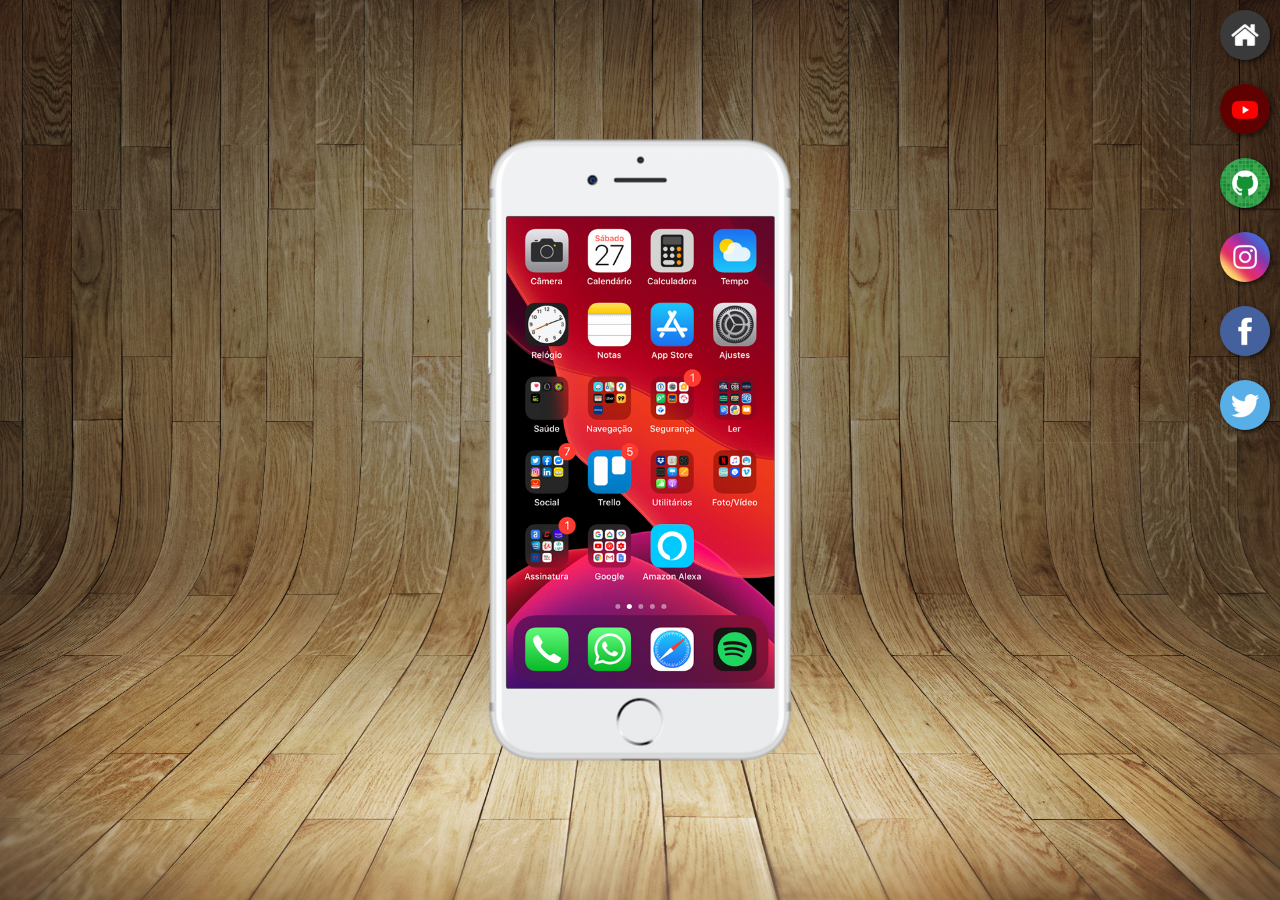
<file: index.html>
<!DOCTYPE html>
<html lang="pt-br">
<head>
    <meta charset="UTF-8">
    <meta http-equiv="X-UA-Compatible" content="IE=edge">
    <meta name="viewport" content="width=device-width, initial-scale=1.0">
    <title>Projeto Iframe</title>
    <link rel="shortcut icon" href="favicon.ico" type="image/x-icon">
    <link rel="stylesheet" href="estilos/style.css">
</head>
<body>
    <main>
        <section id="telefone">
            <iframe src="home.html" frameborder="0" name="tela" id="tela">
                Seu navegador não é compatível com isso.
            </iframe>
           
        </section>

        <section id="redes-sociais"><!--icones ao lado da tela-->
            <a href="#" target="tela"><img src="imagens/logo-home.jpg" alt=""></a>
            <a href="youtube.html" target="tela"><img src="imagens/logo-youtube.jpg" alt=""></a>
            <a href="git.html" target="tela"><img src="imagens/logo-github.jpg" alt=""></a>
            <a href="instagram.html" target="tela"><img src="imagens/logo-instagram.jpg" alt=""></a>
            <a href="facebook.html" target="tela"><img src="imagens/logo-facebook.jpg" alt=""></a>
            <a href="twitter.html" target="tela"><img src="imagens/logo-twitter.jpg" alt=""></a>
        </section>
    </main>
</body>
</html>
</file>
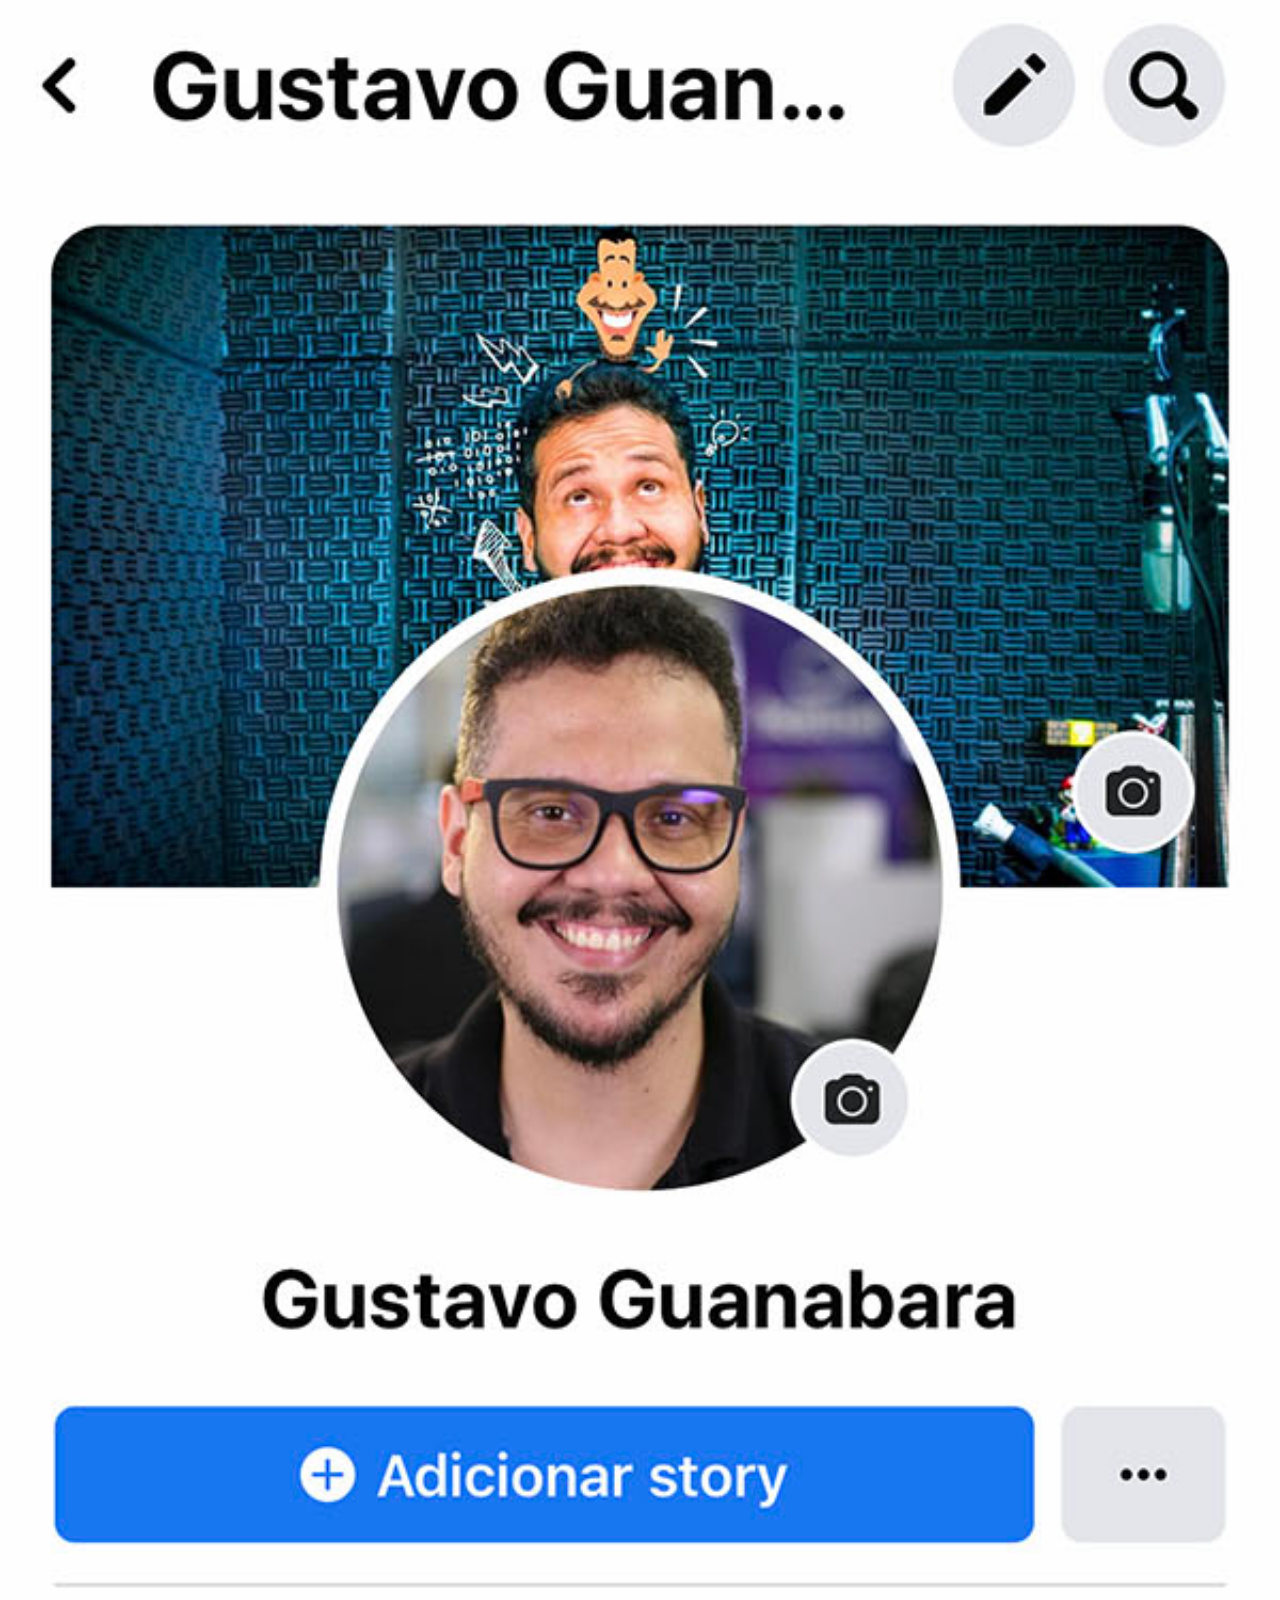
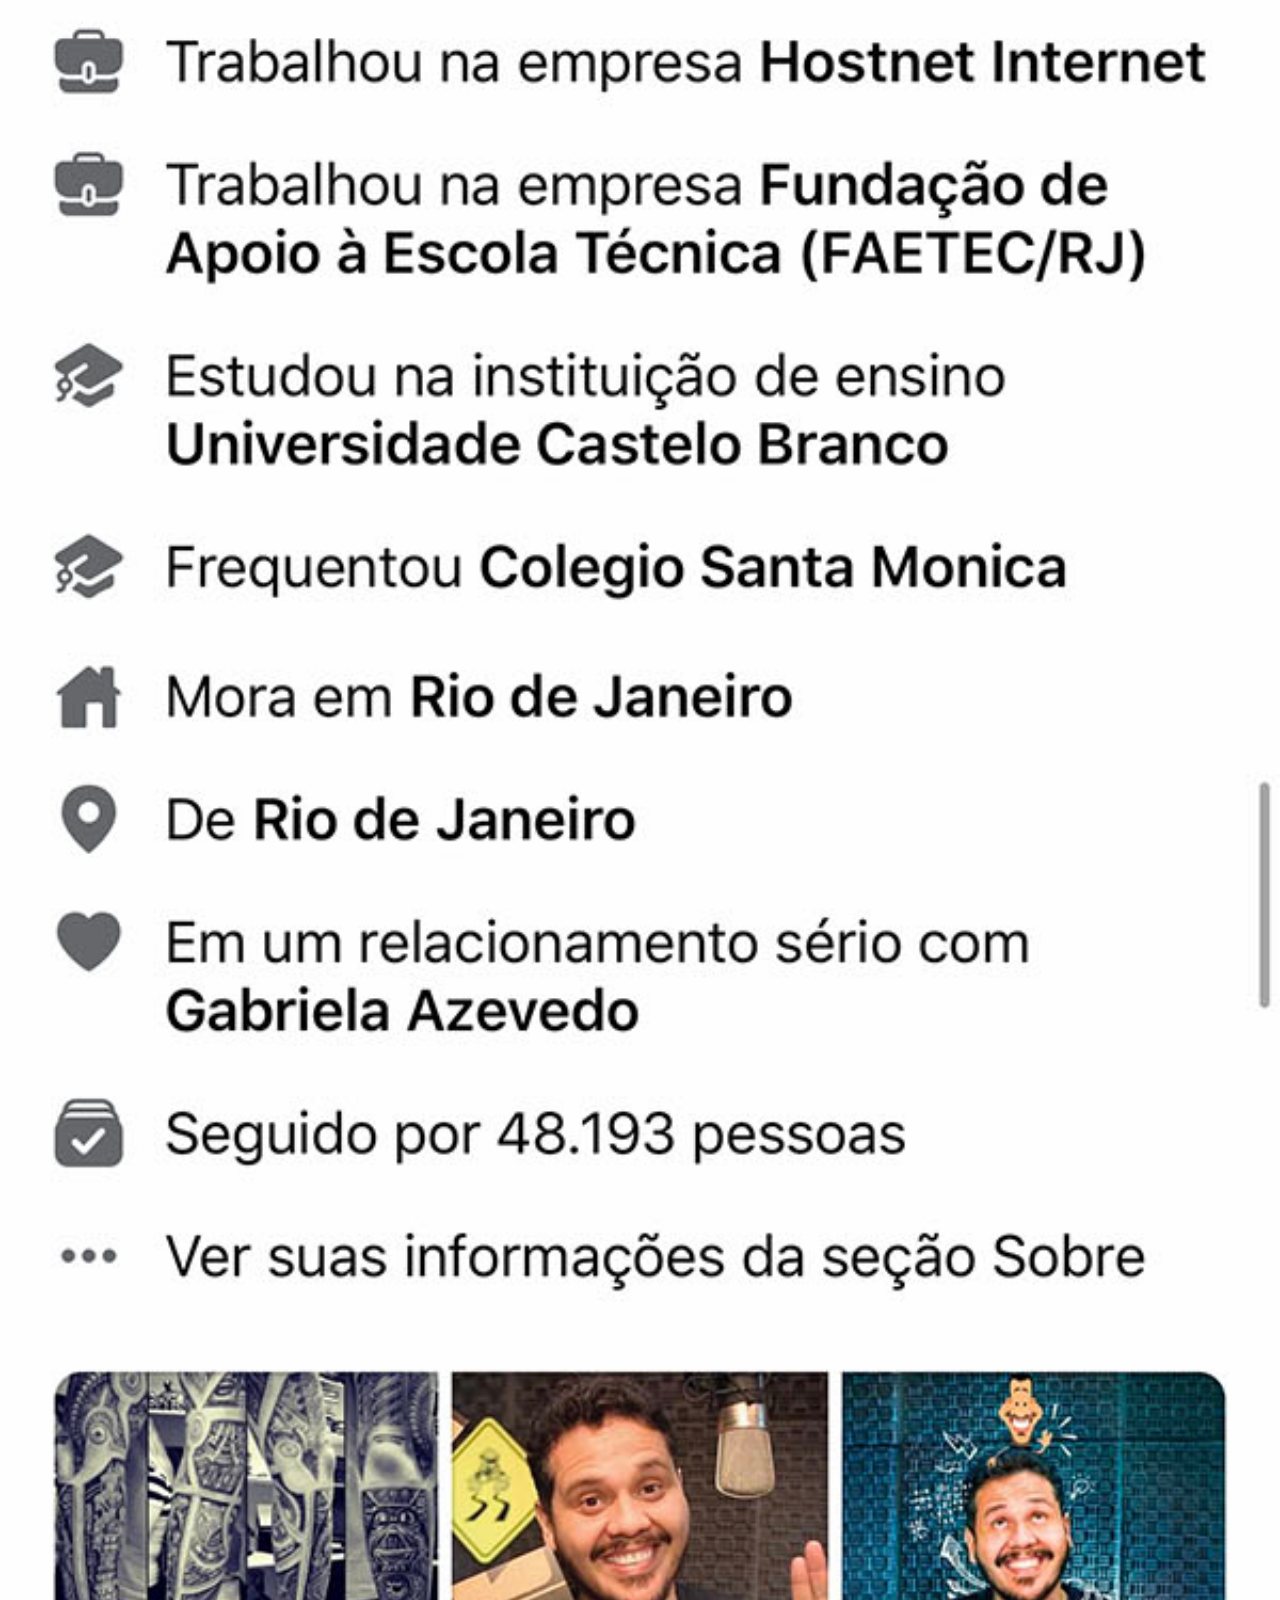
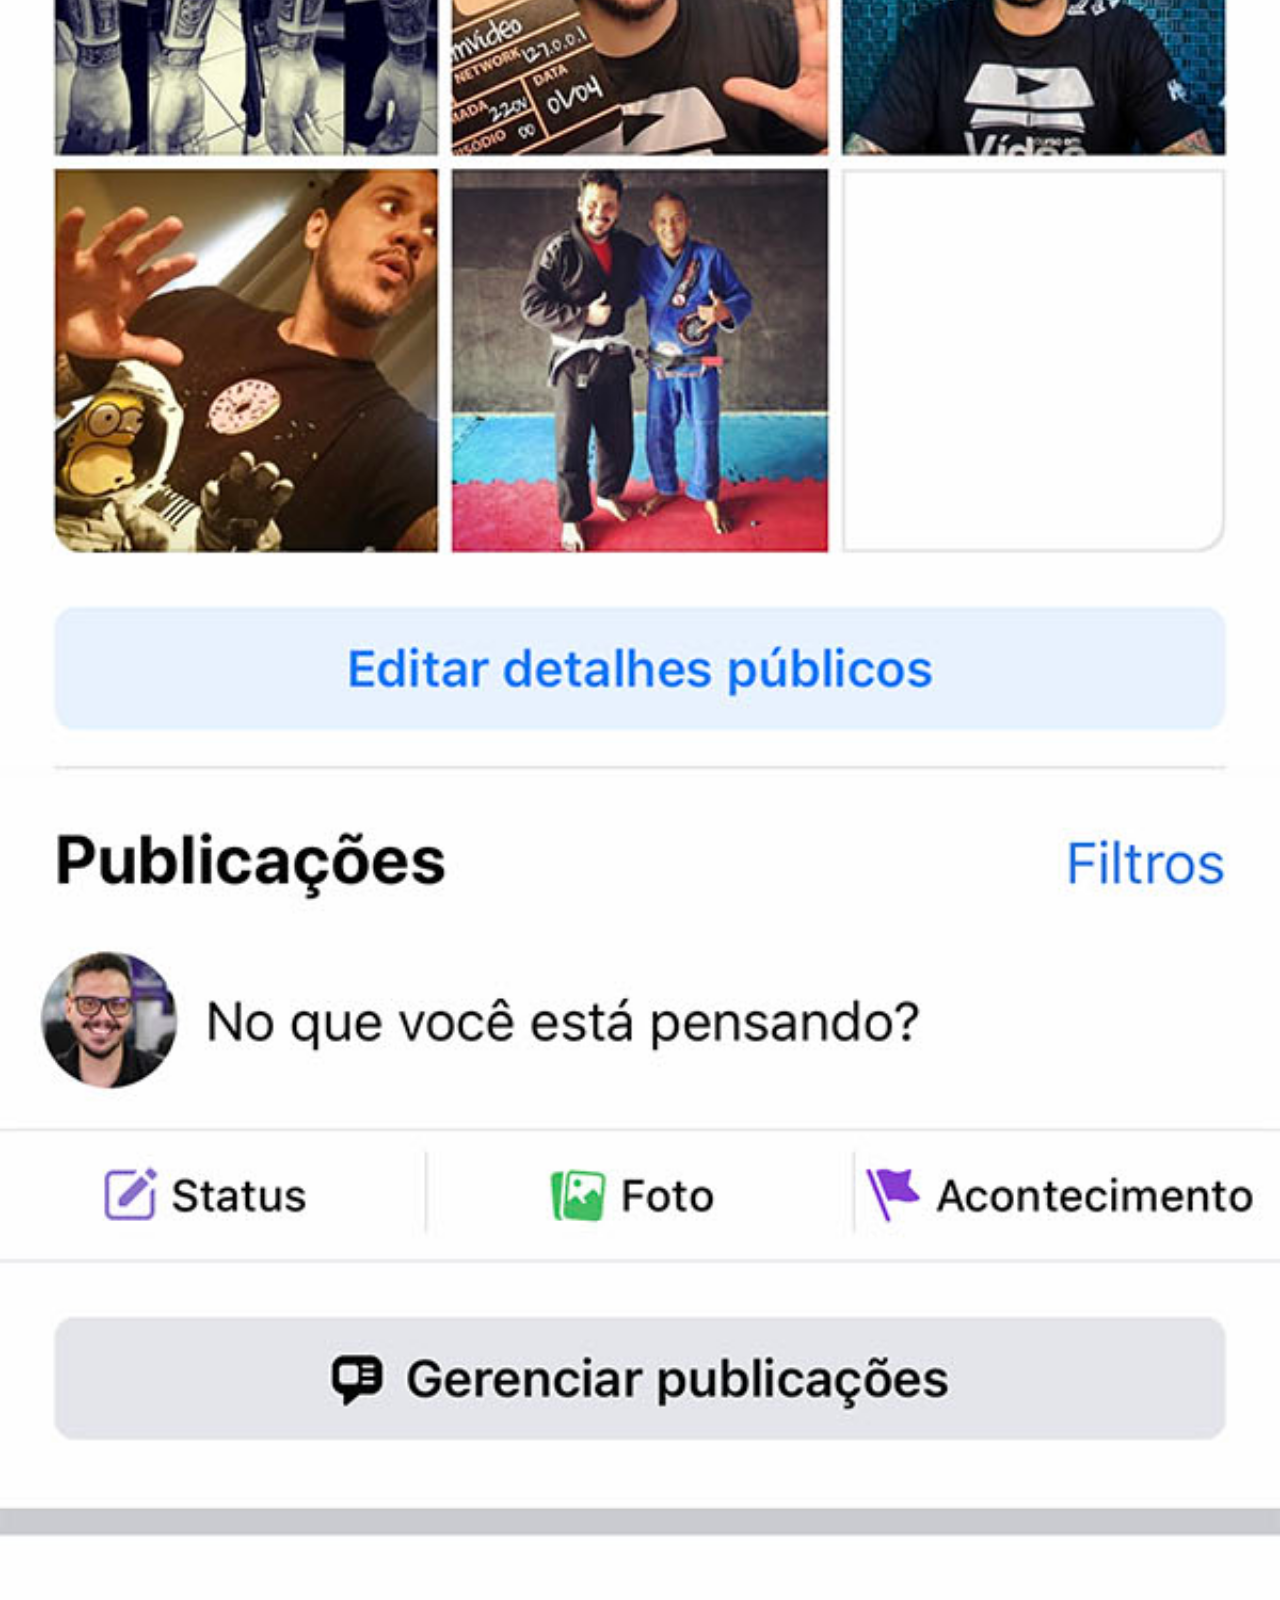
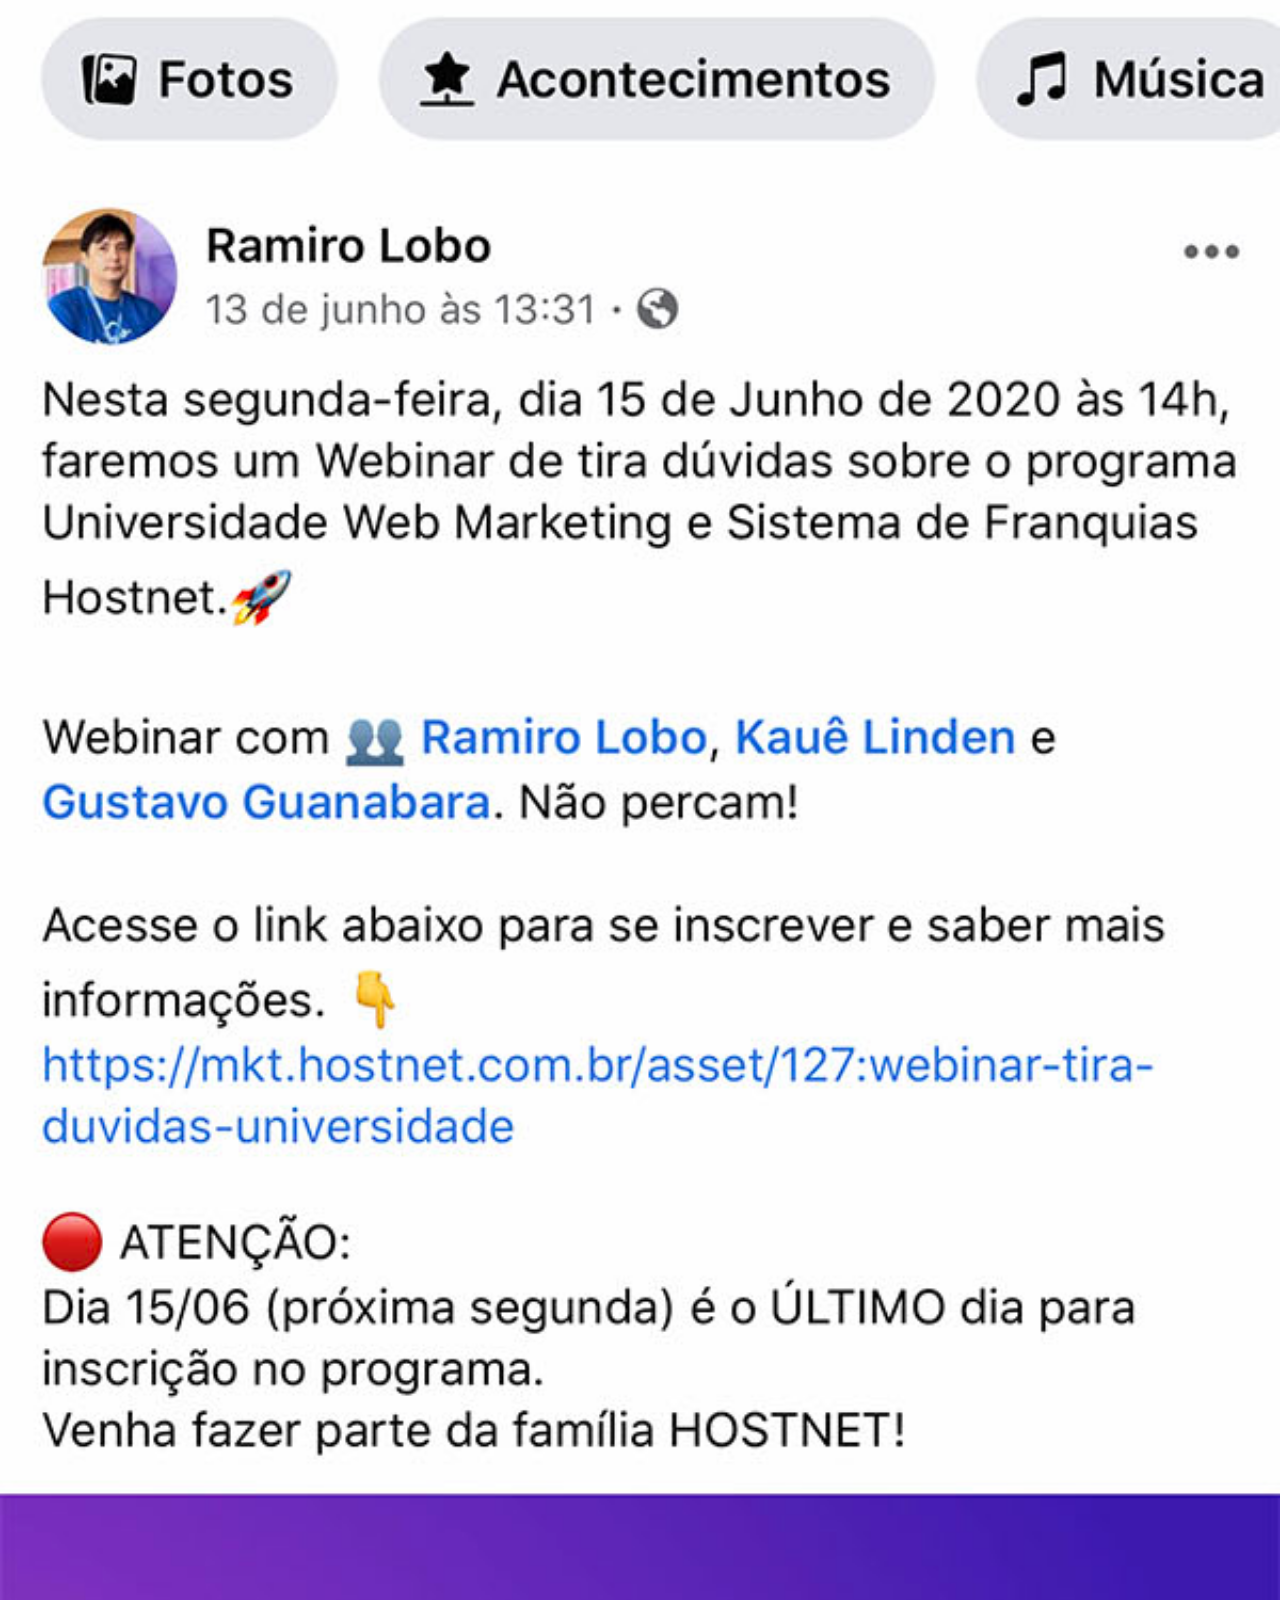
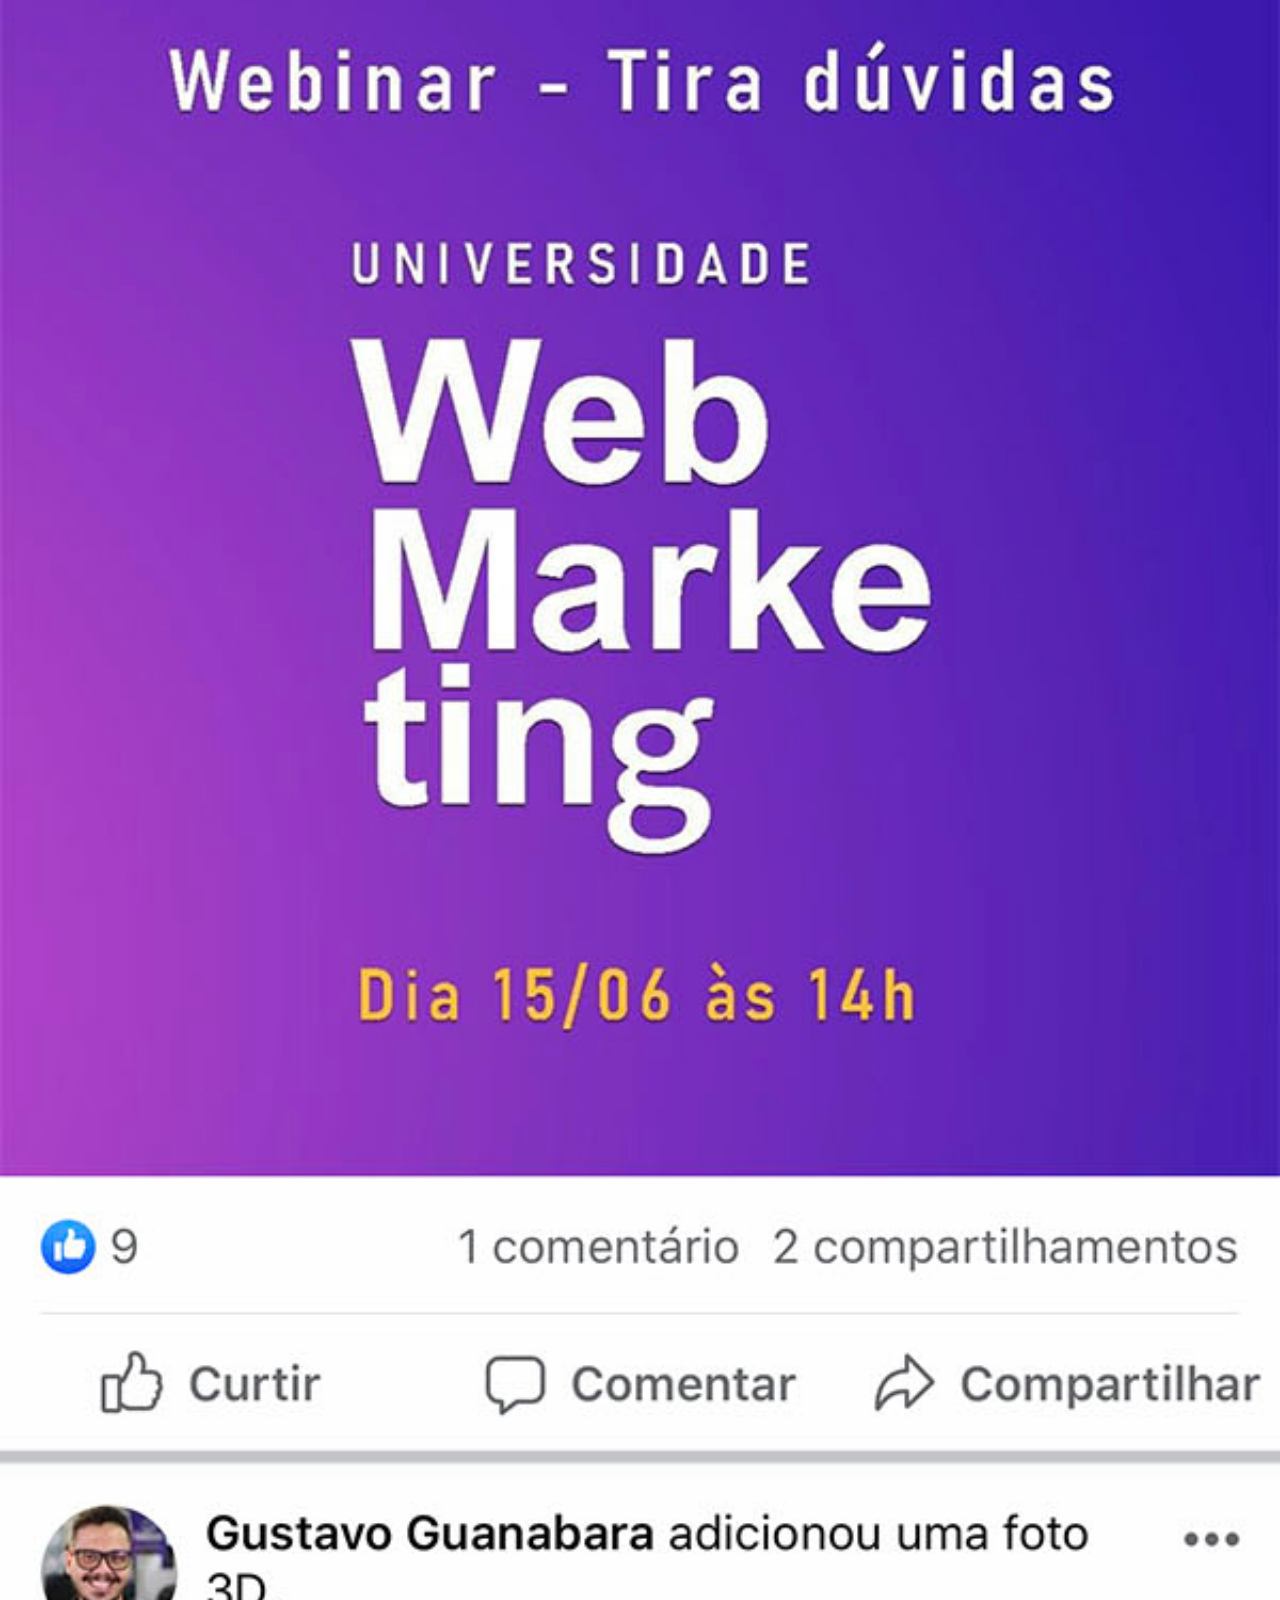
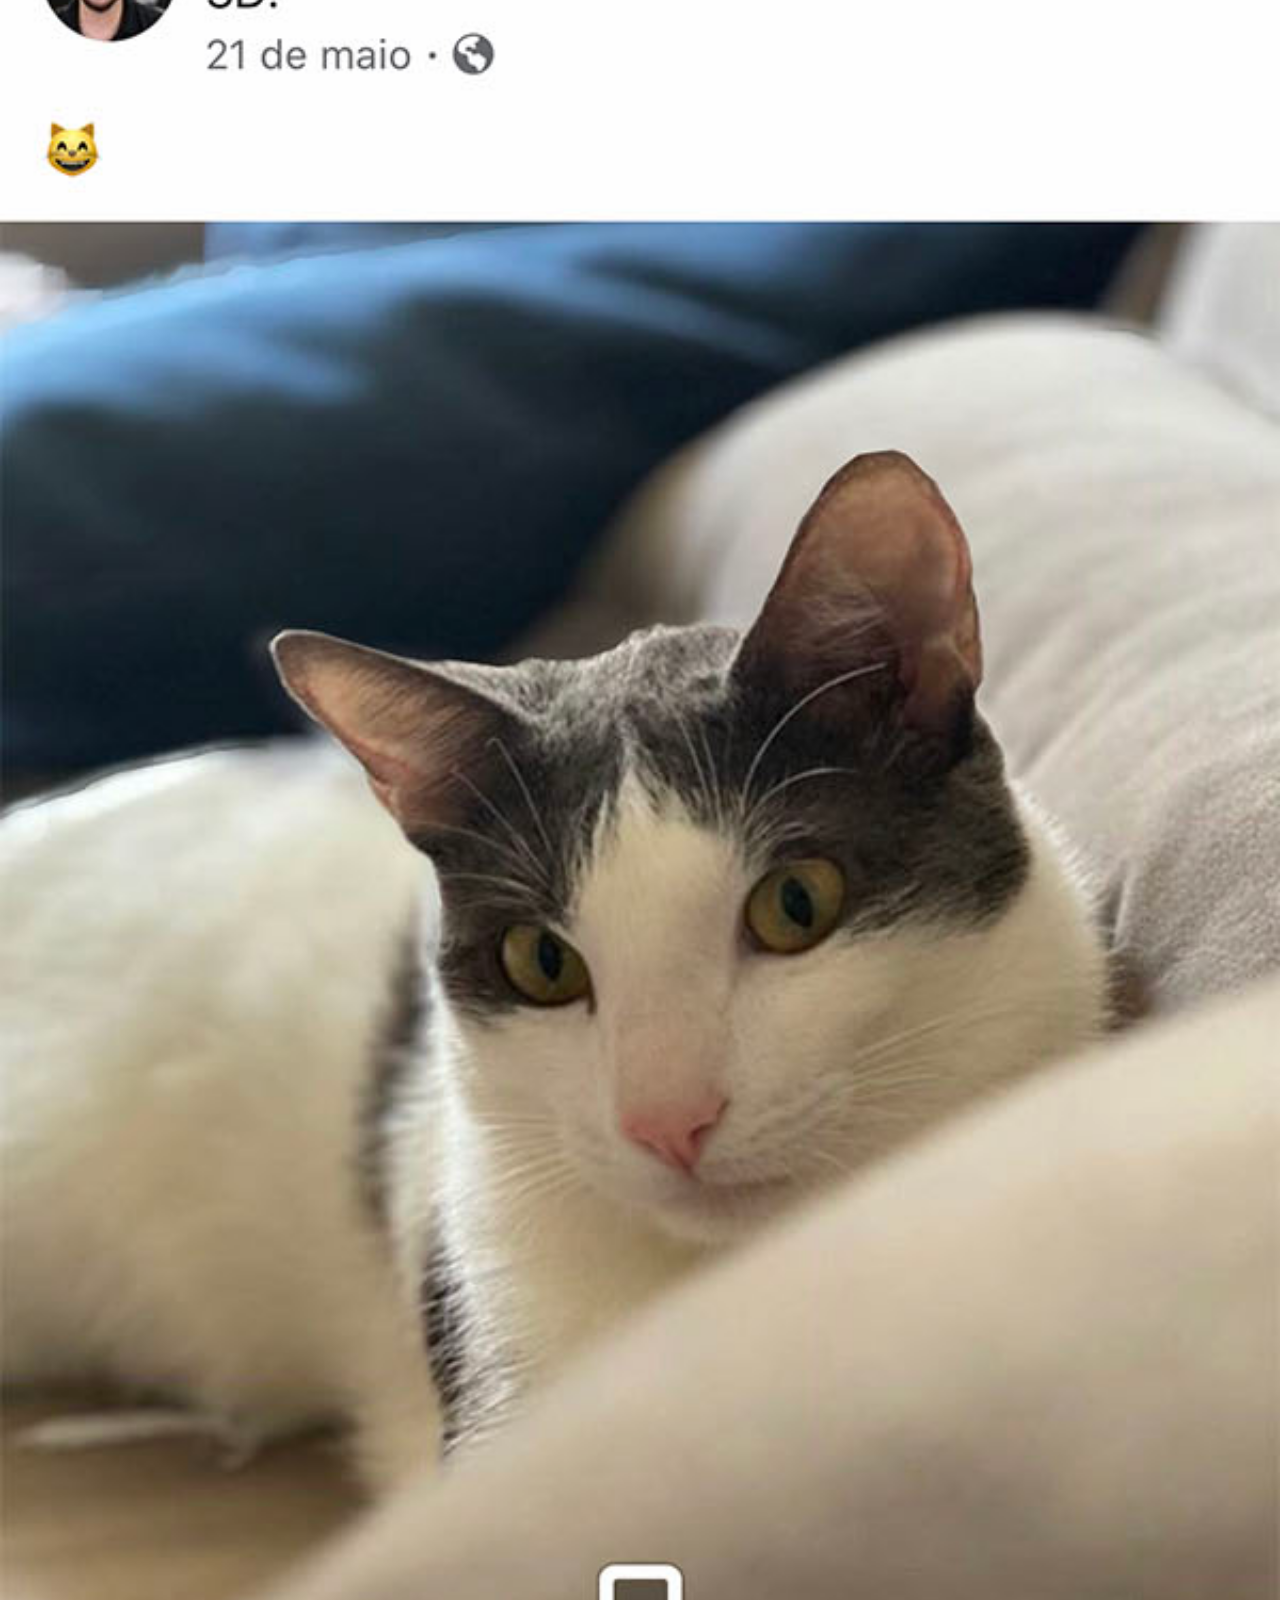
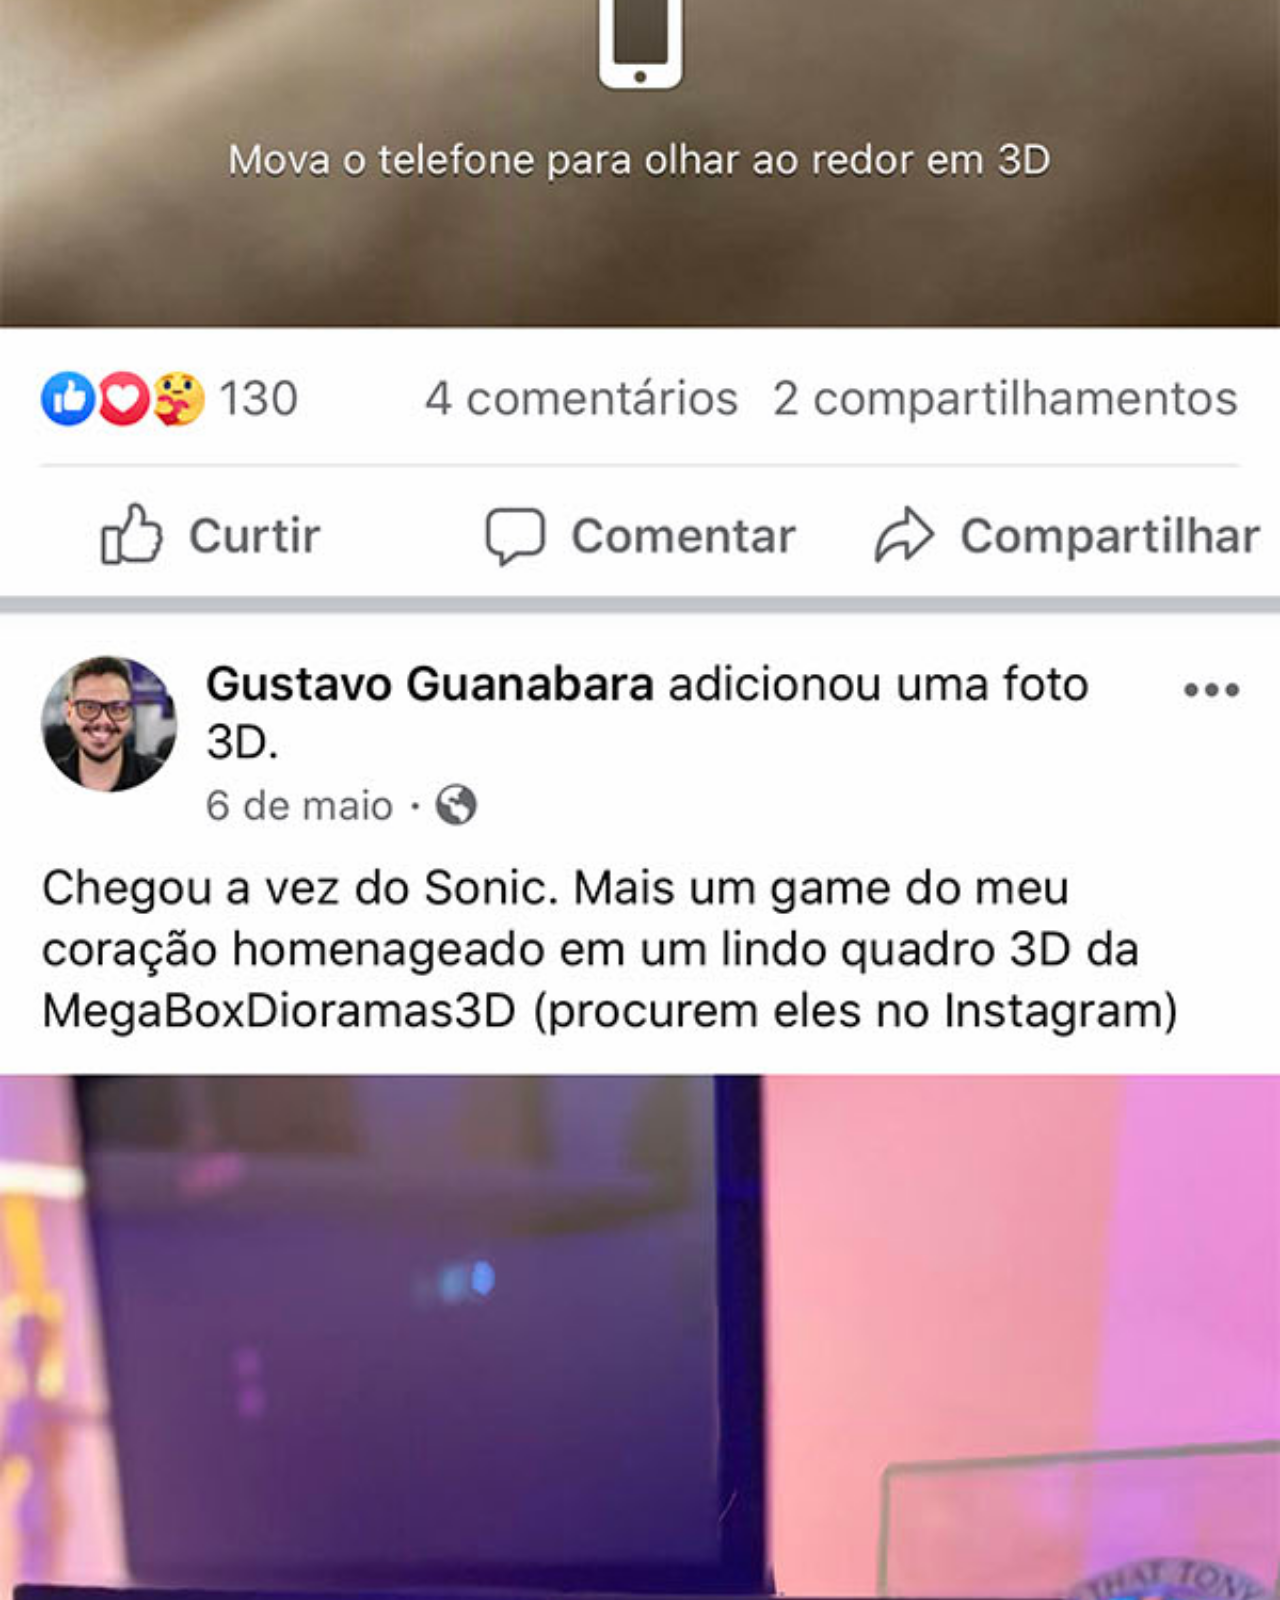
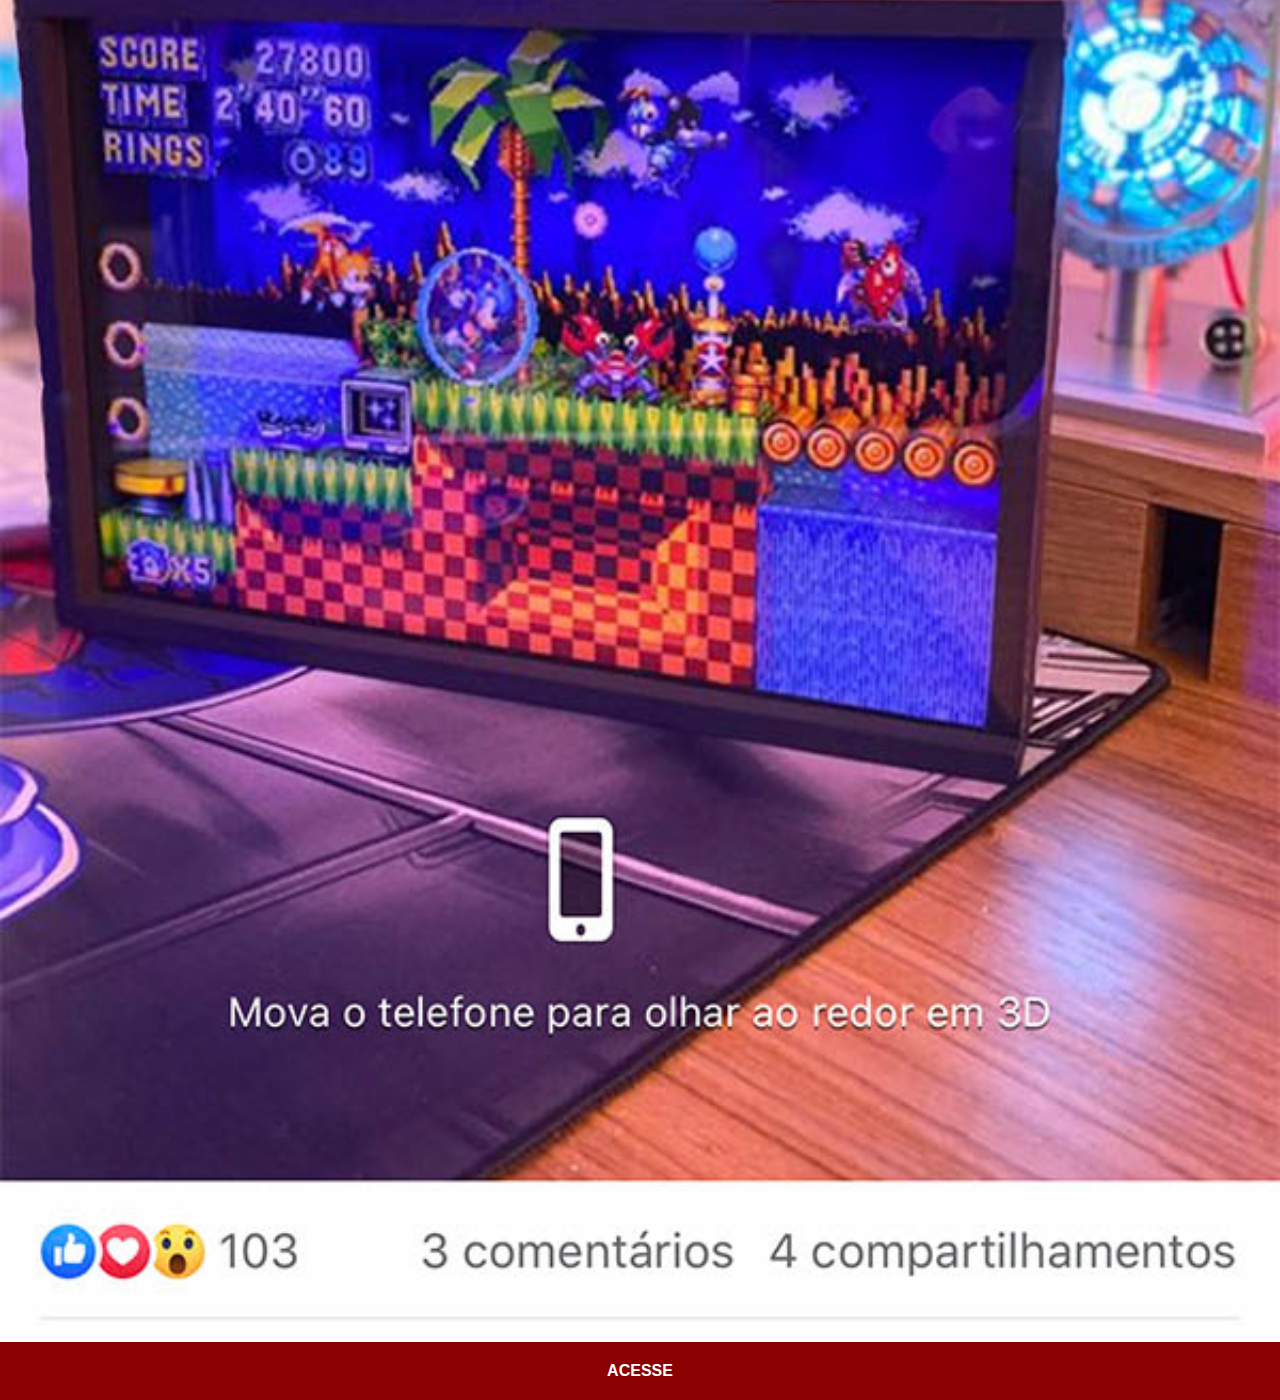
<file: facebook.html>
<!DOCTYPE html>
<html lang="pt-br">
<head>
    <meta charset="UTF-8">
    <meta http-equiv="X-UA-Compatible" content="IE=edge">
    <meta name="viewport" content="width=device-width, initial-scale=1.0">
    <title>Document</title>
    <link rel="stylesheet" href="estilos/social.css">
</head>
<body>
    <img src="imagens/tela-facebook.jpg" alt="">
    <a href="https://pt-br.facebook.com/gustavoguanabara" target="_blank">ACESSE</a>
</body>
</html>
</file>
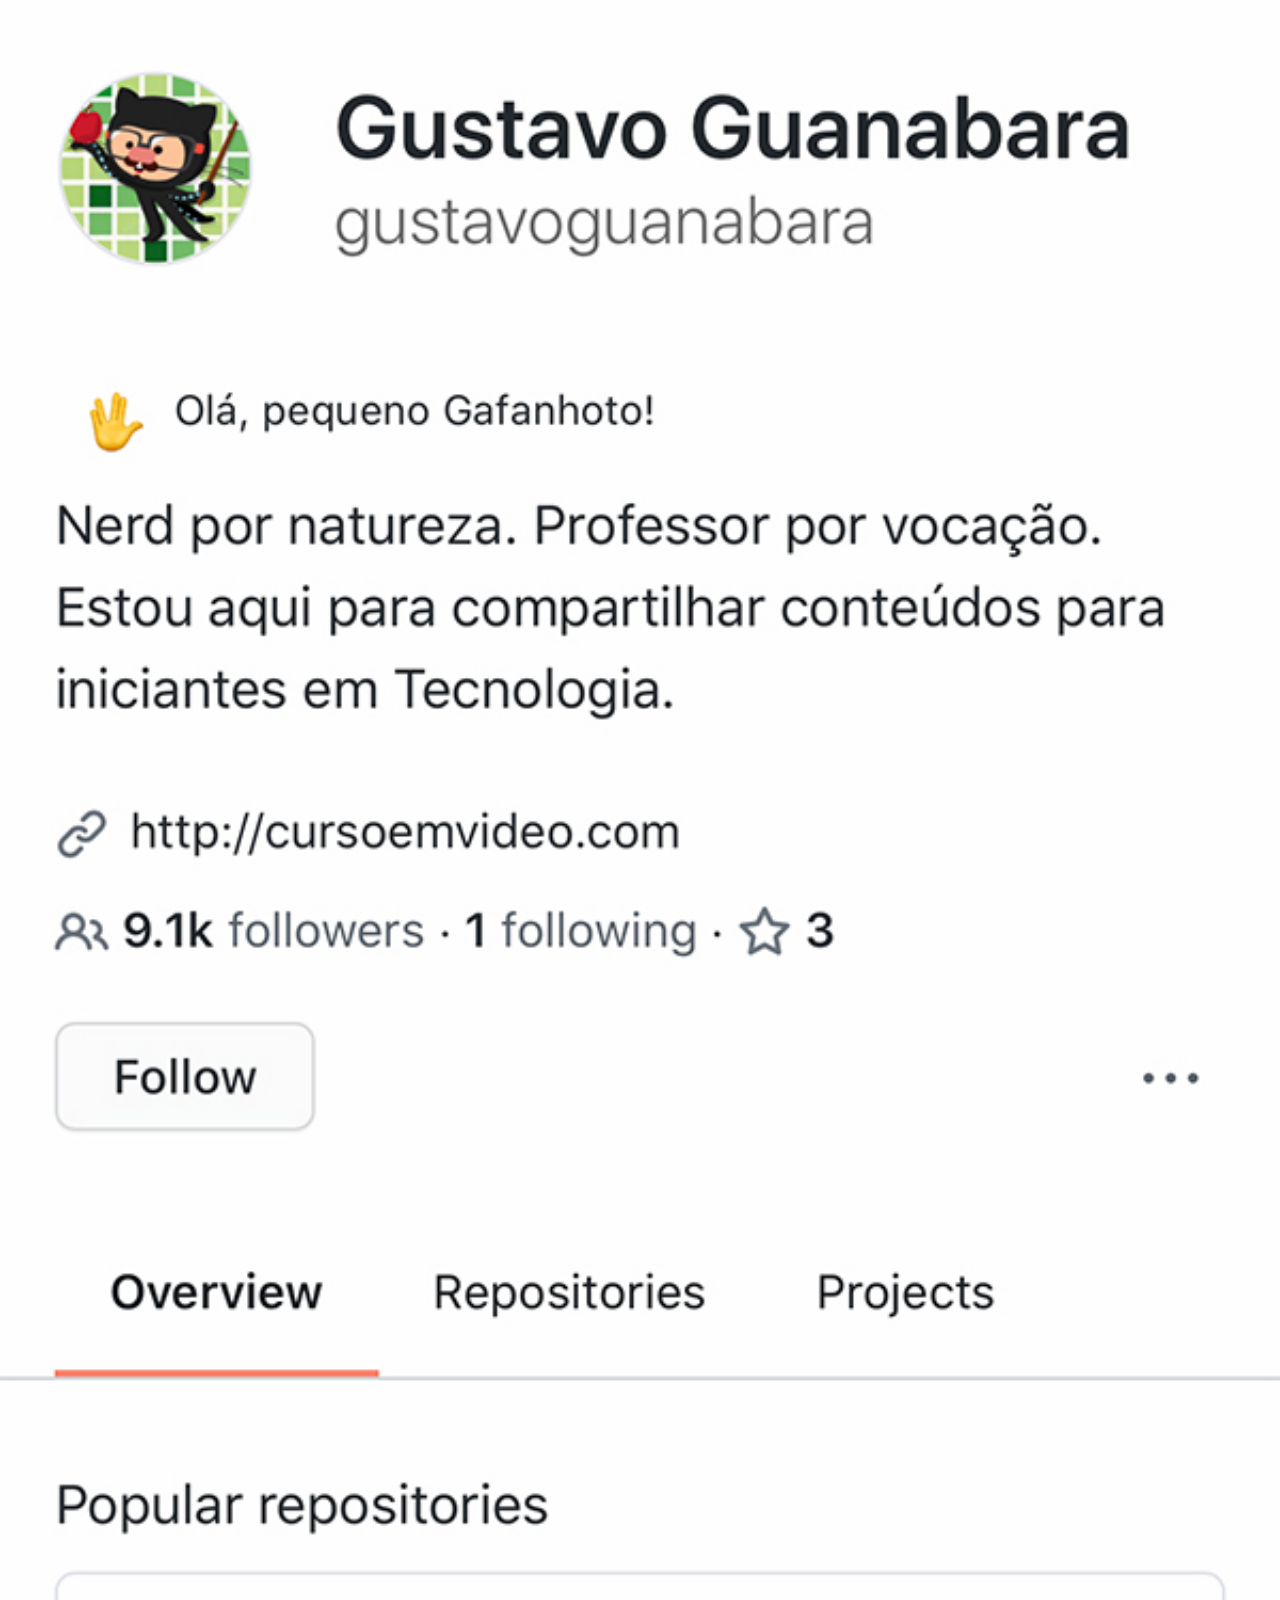
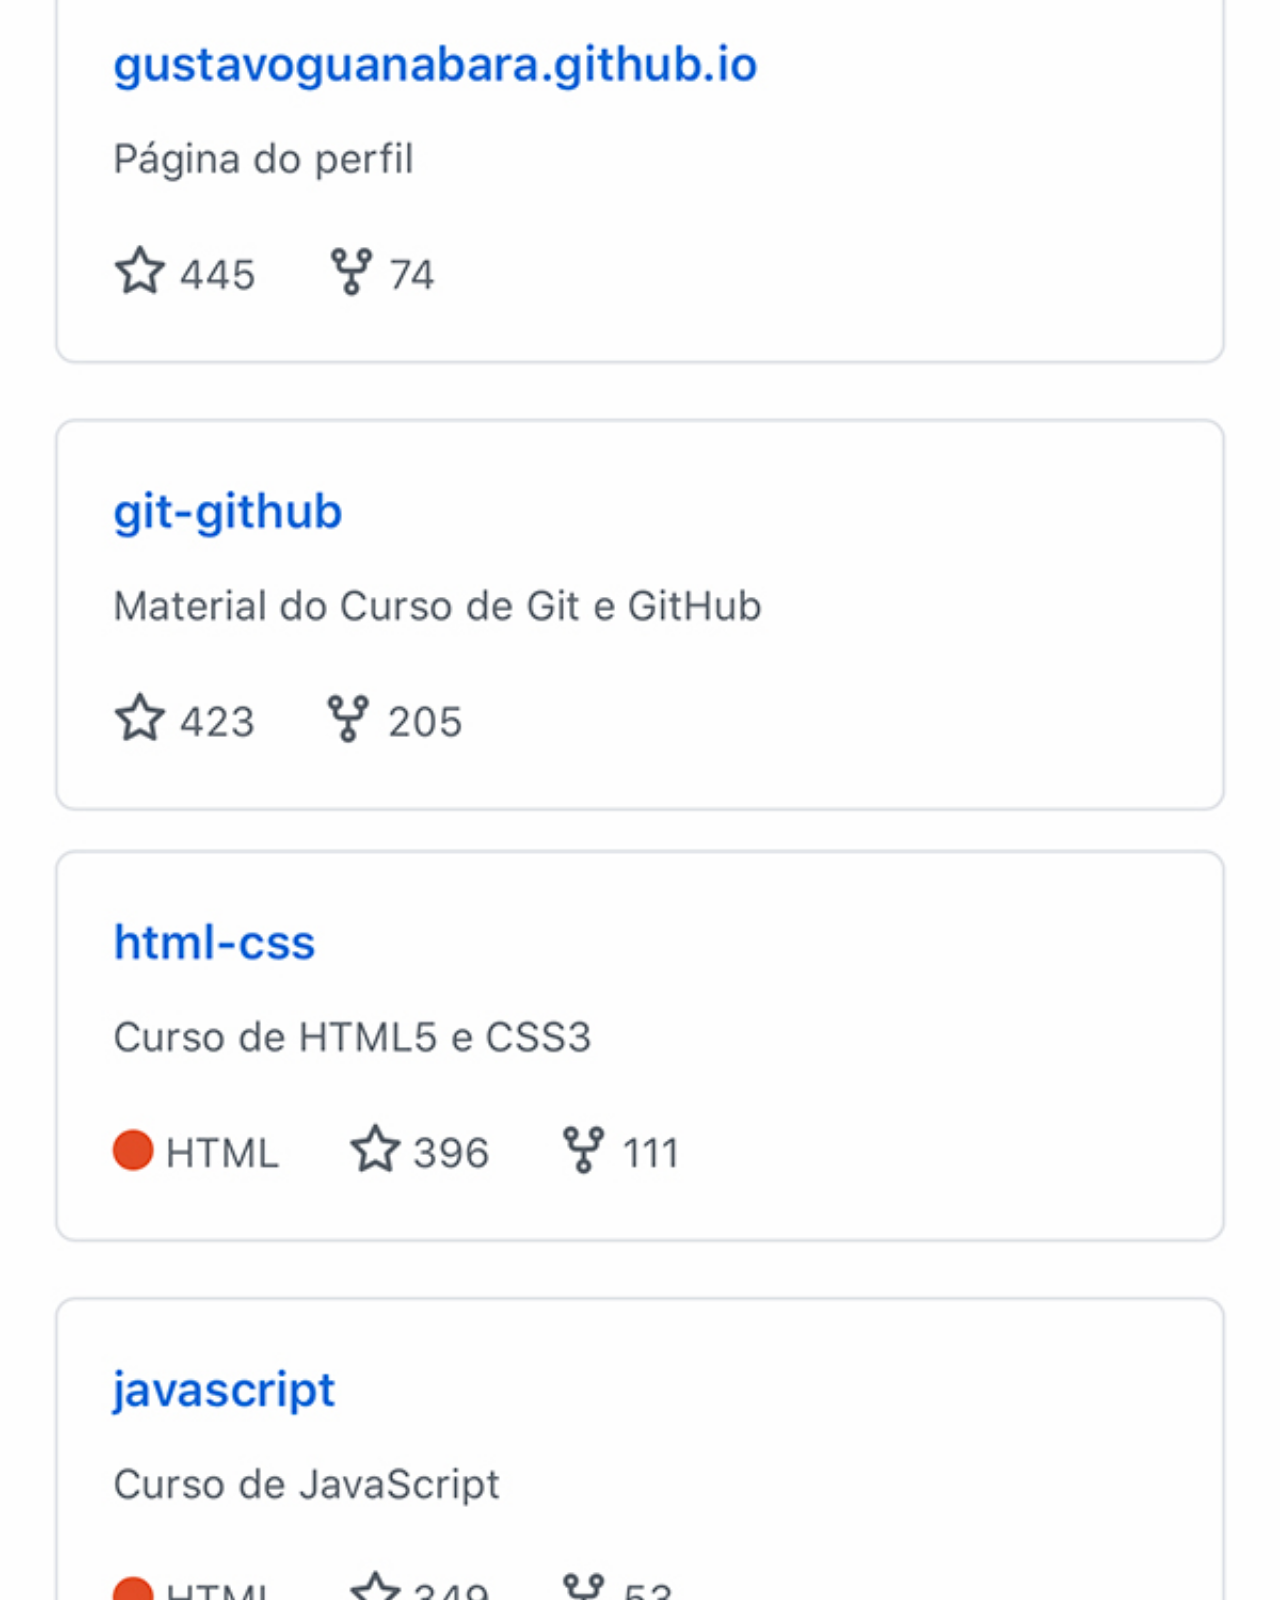
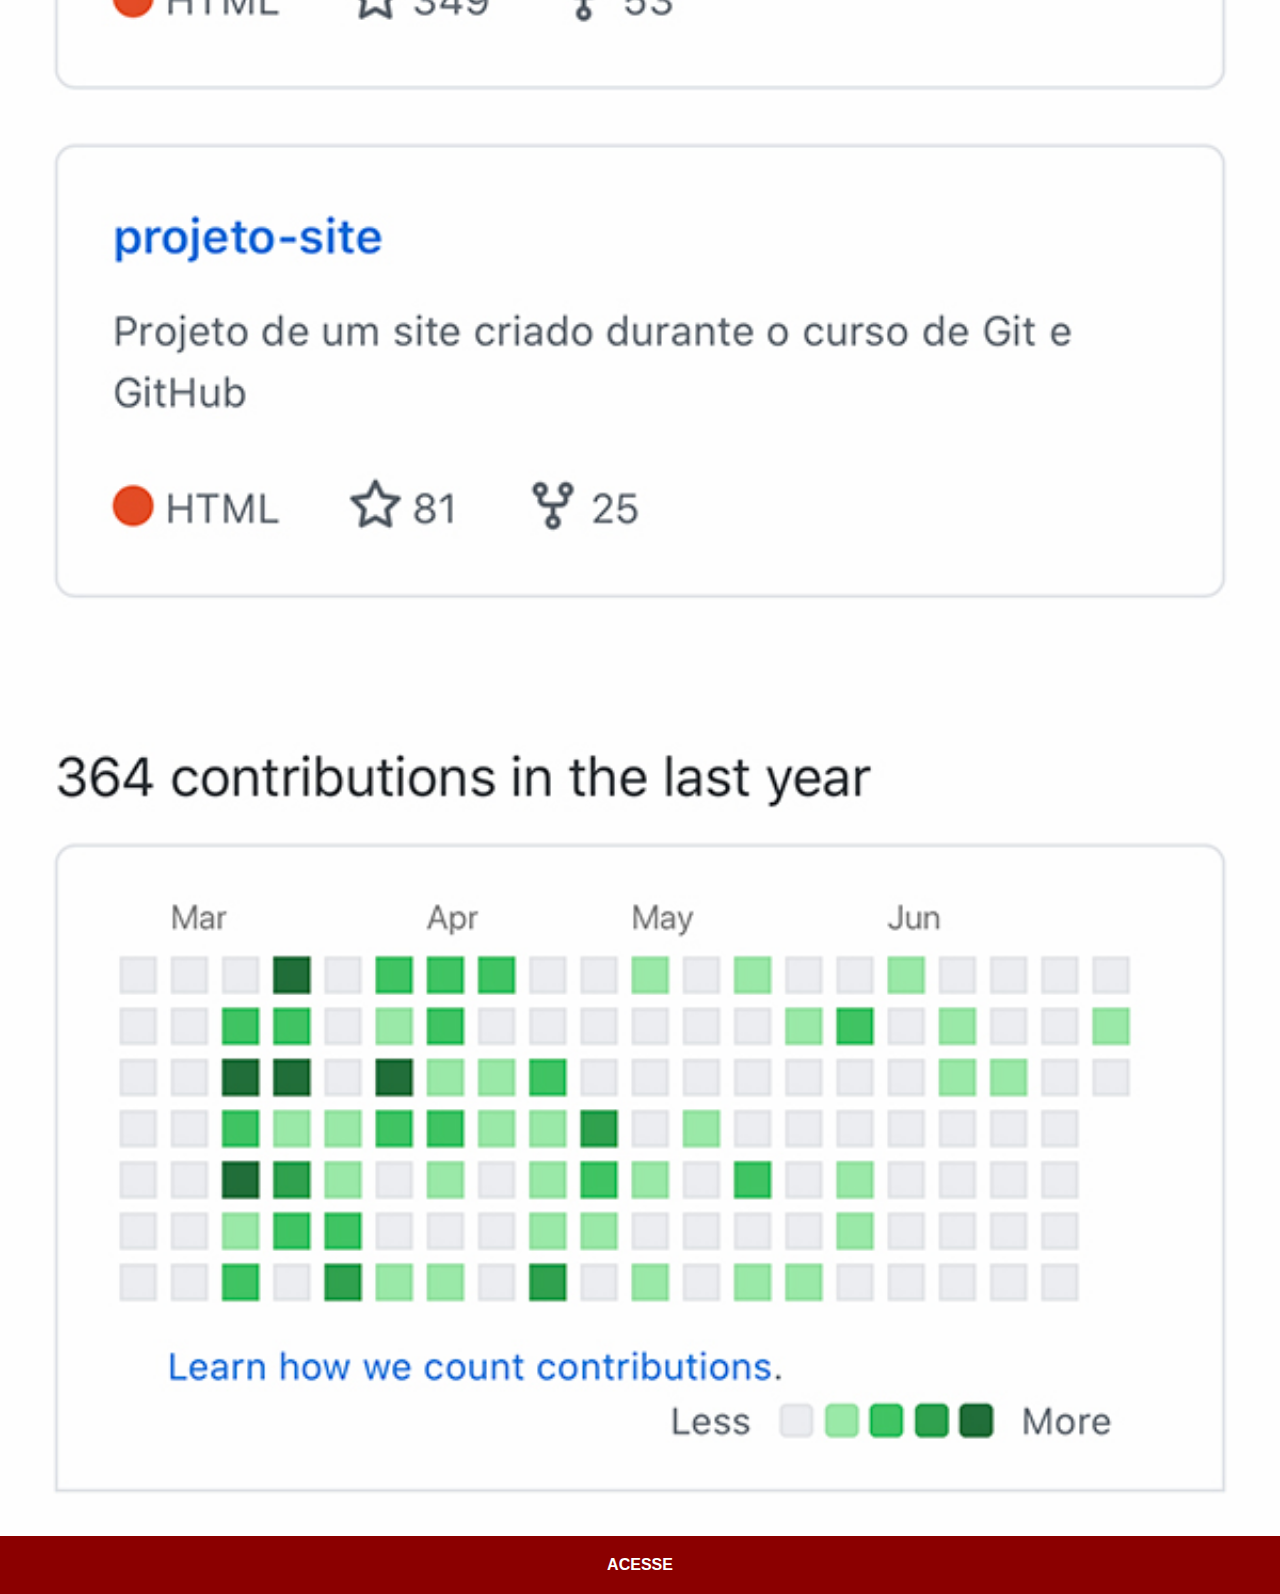
<file: git.html>
<!DOCTYPE html>
<html lang="pt-br">
<head>
    <meta charset="UTF-8">
    <meta http-equiv="X-UA-Compatible" content="IE=edge">
    <meta name="viewport" content="width=device-width, initial-scale=1.0">
    <title>GitHub</title>
    <link rel="stylesheet" href="estilos/social.css">
</head>
<body>
    <img src="imagens/tela-github.jpg" alt="">
    <a href="https://github.com/gustavoguanabara" target="_blank">ACESSE</a>
</body>
</html>
</file>
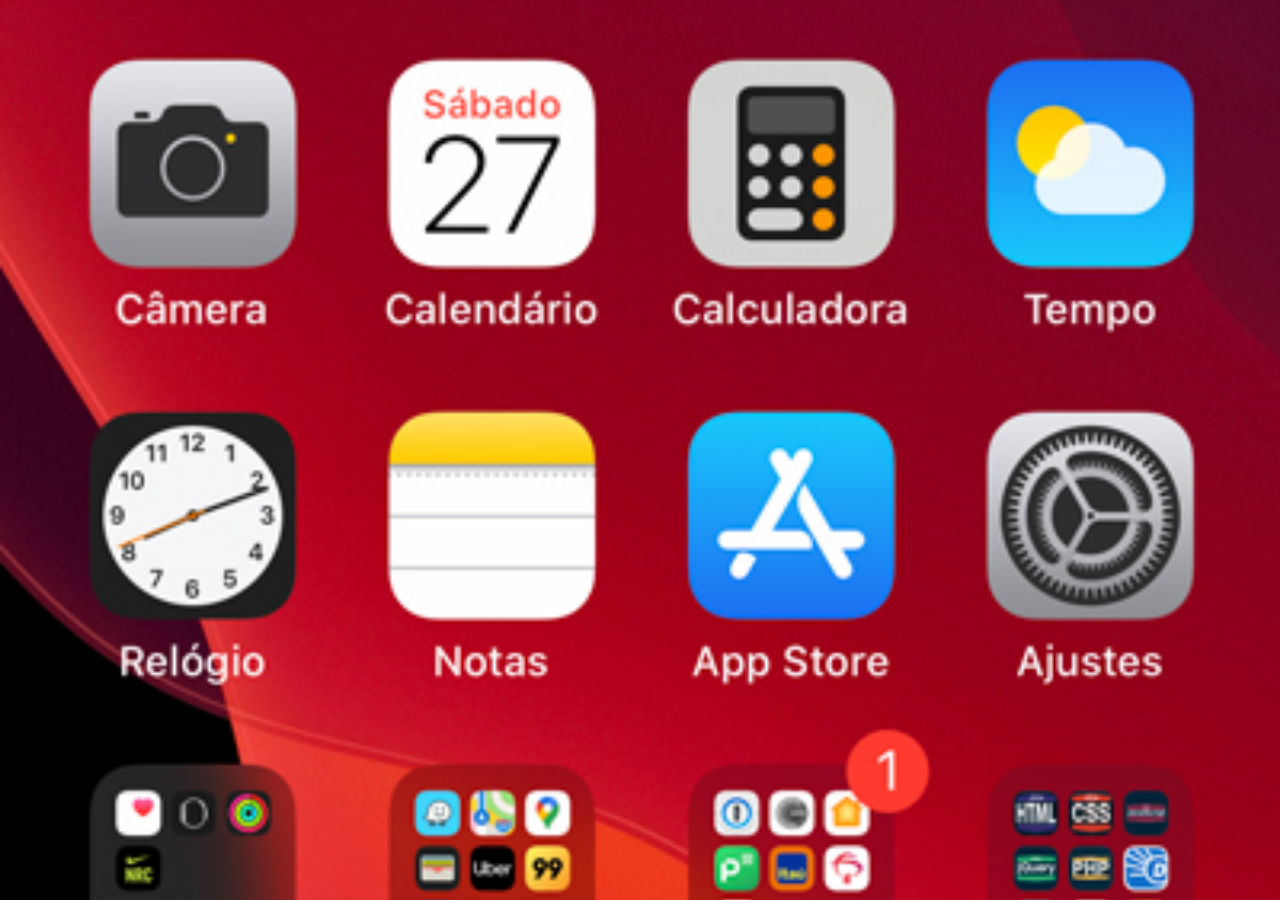
<file: home.html>
<!DOCTYPE html>
<html lang="pt-br">
<head>
    <meta charset="UTF-8">
    <meta http-equiv="X-UA-Compatible" content="IE=edge">
    <meta name="viewport" content="width=device-width, initial-scale=1.0">
    <title>Home</title>
    <style>
        * {  /*reset*/
            margin: 0px;
            padding: 0px;
        }

        body {
            width: 100vw;
            height: 100vh;
            background: black url(imagens/tela-home.jpg) no-repeat top center;
            background-size: cover;
        }
    </style>
</head>
<body>
    
</body>
</html>
</file>
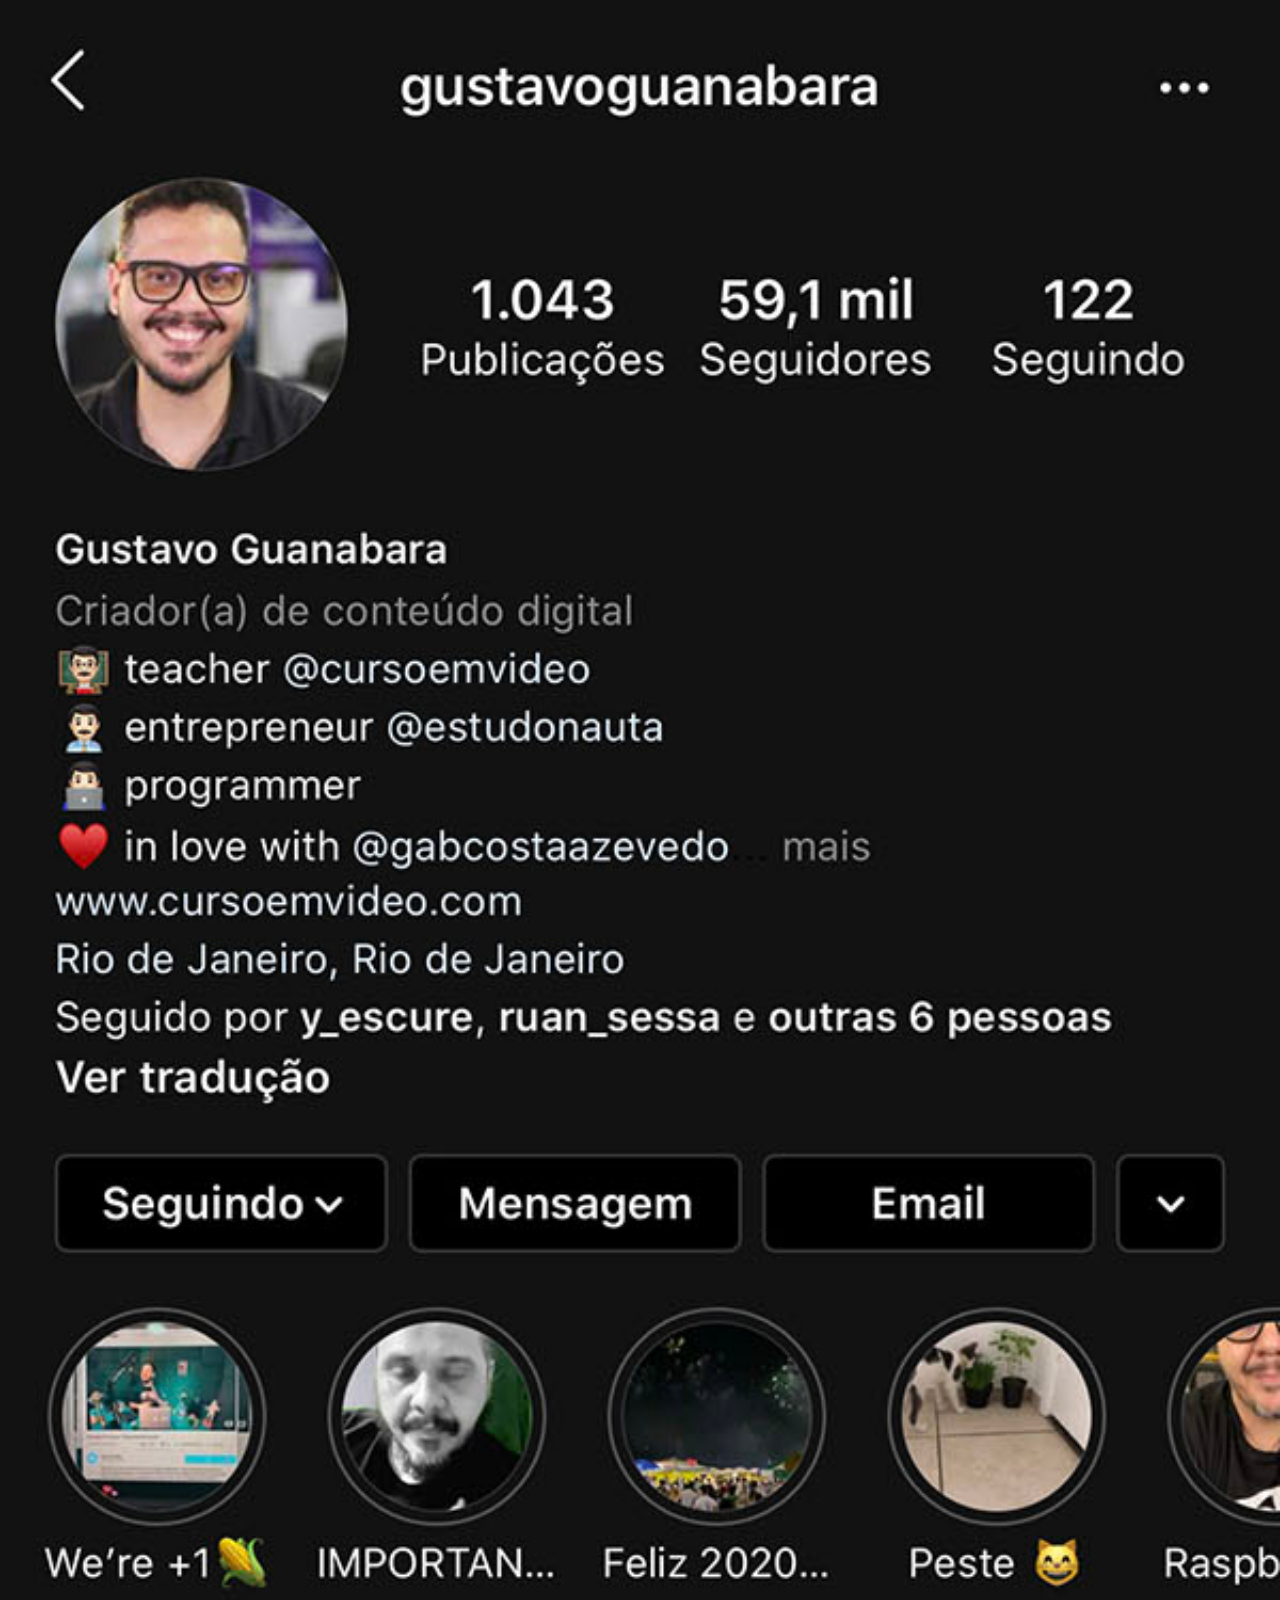
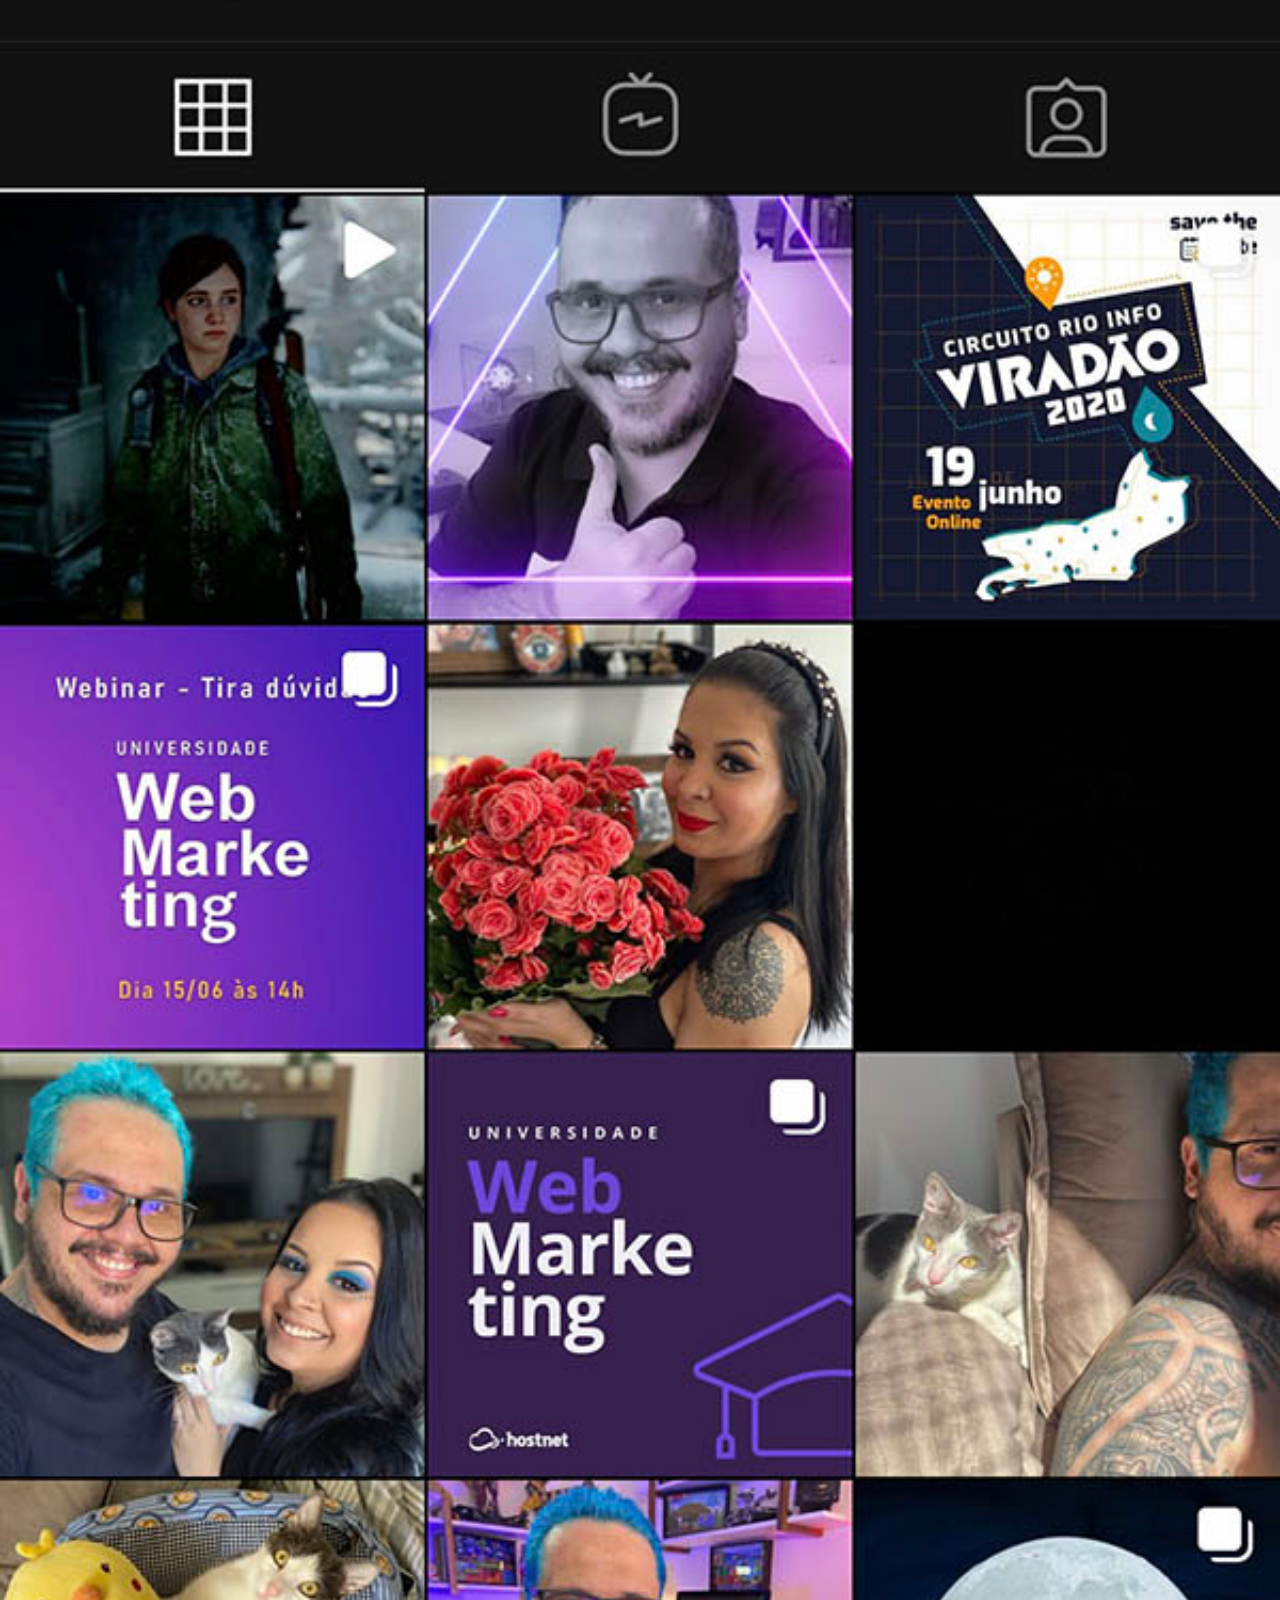
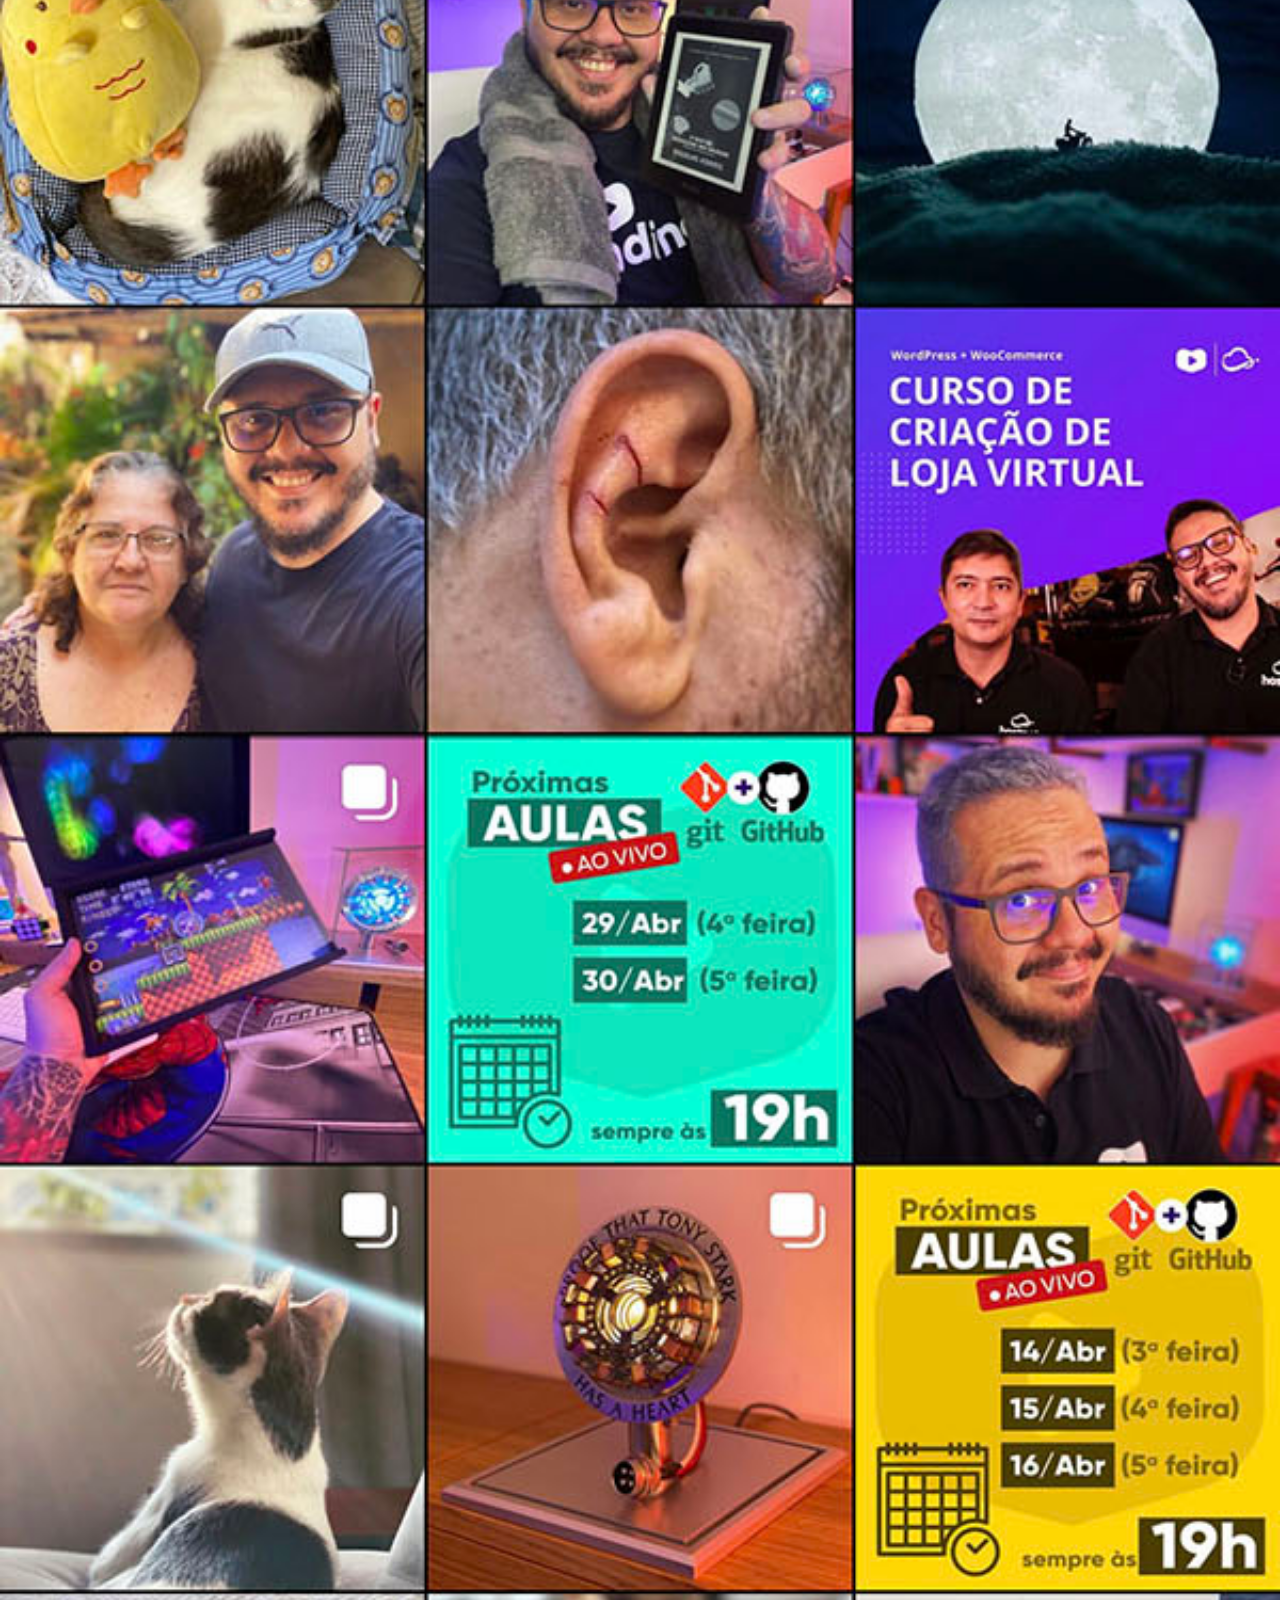
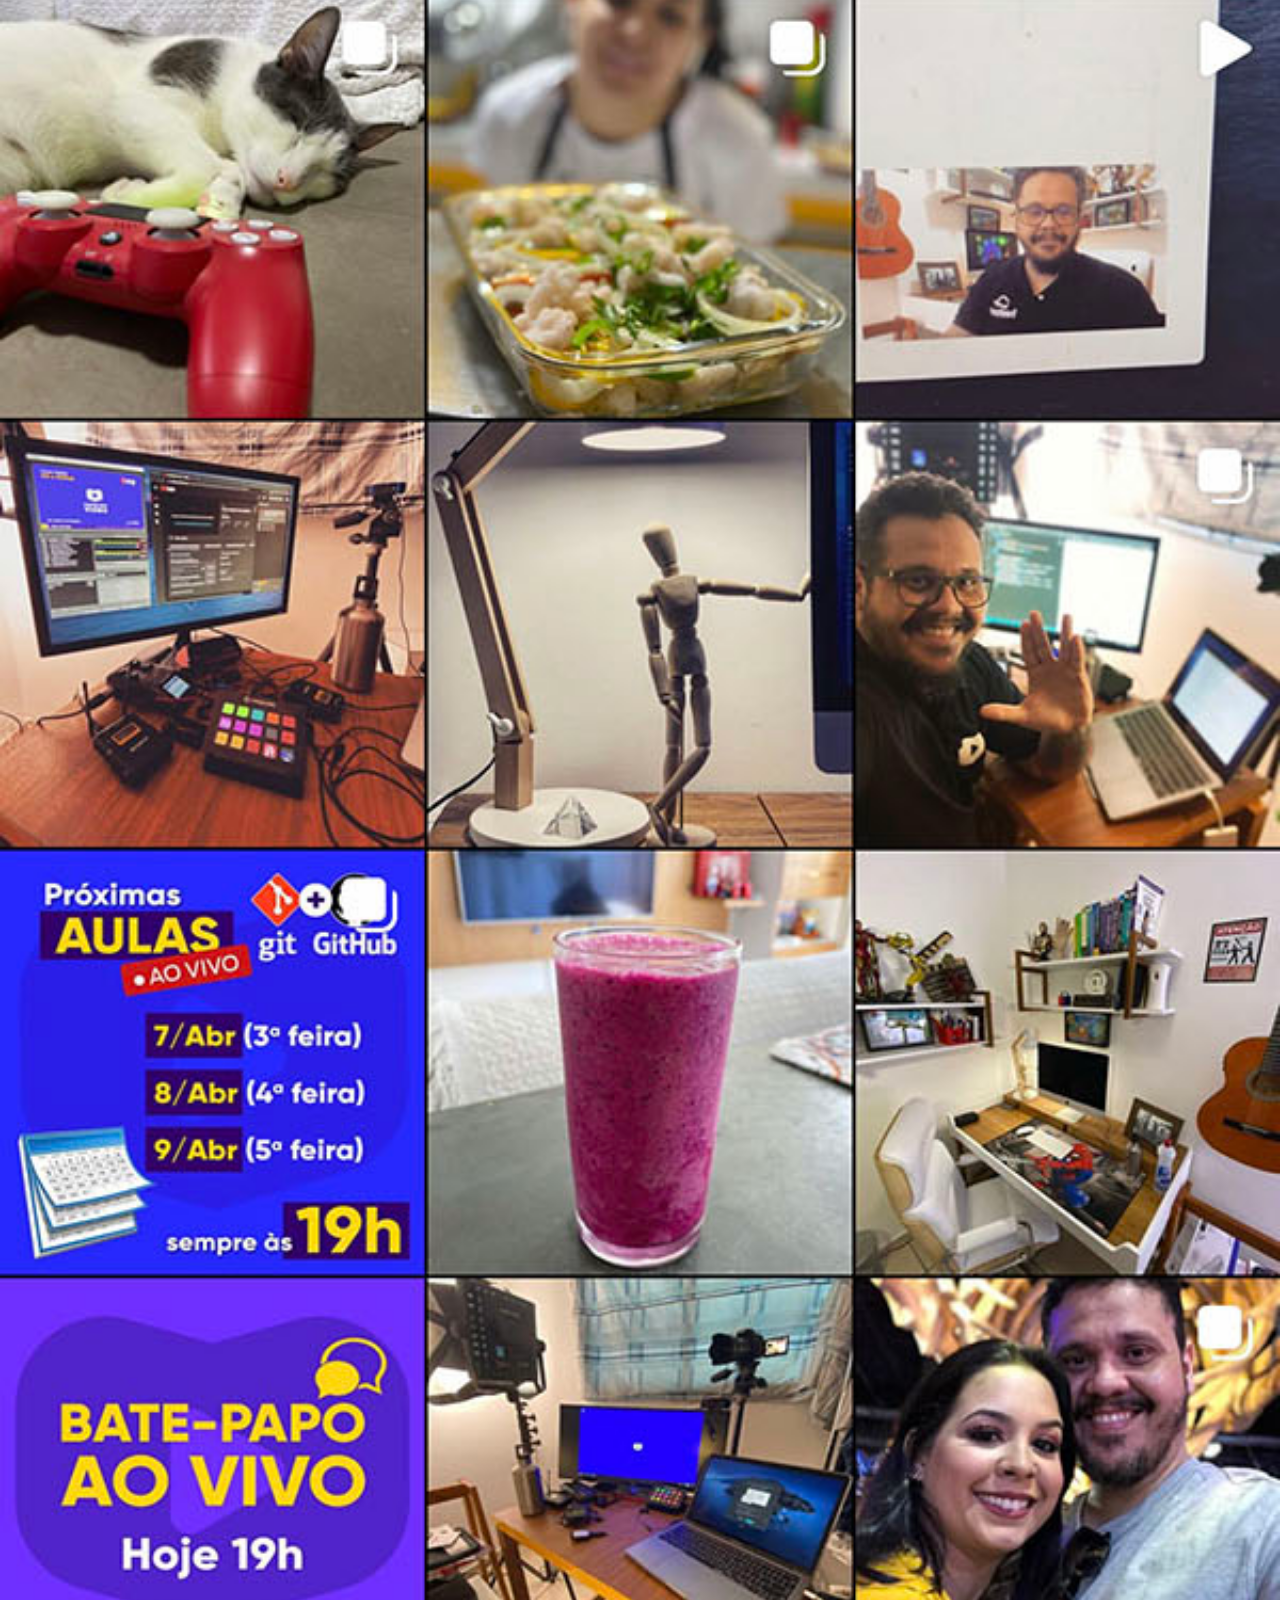
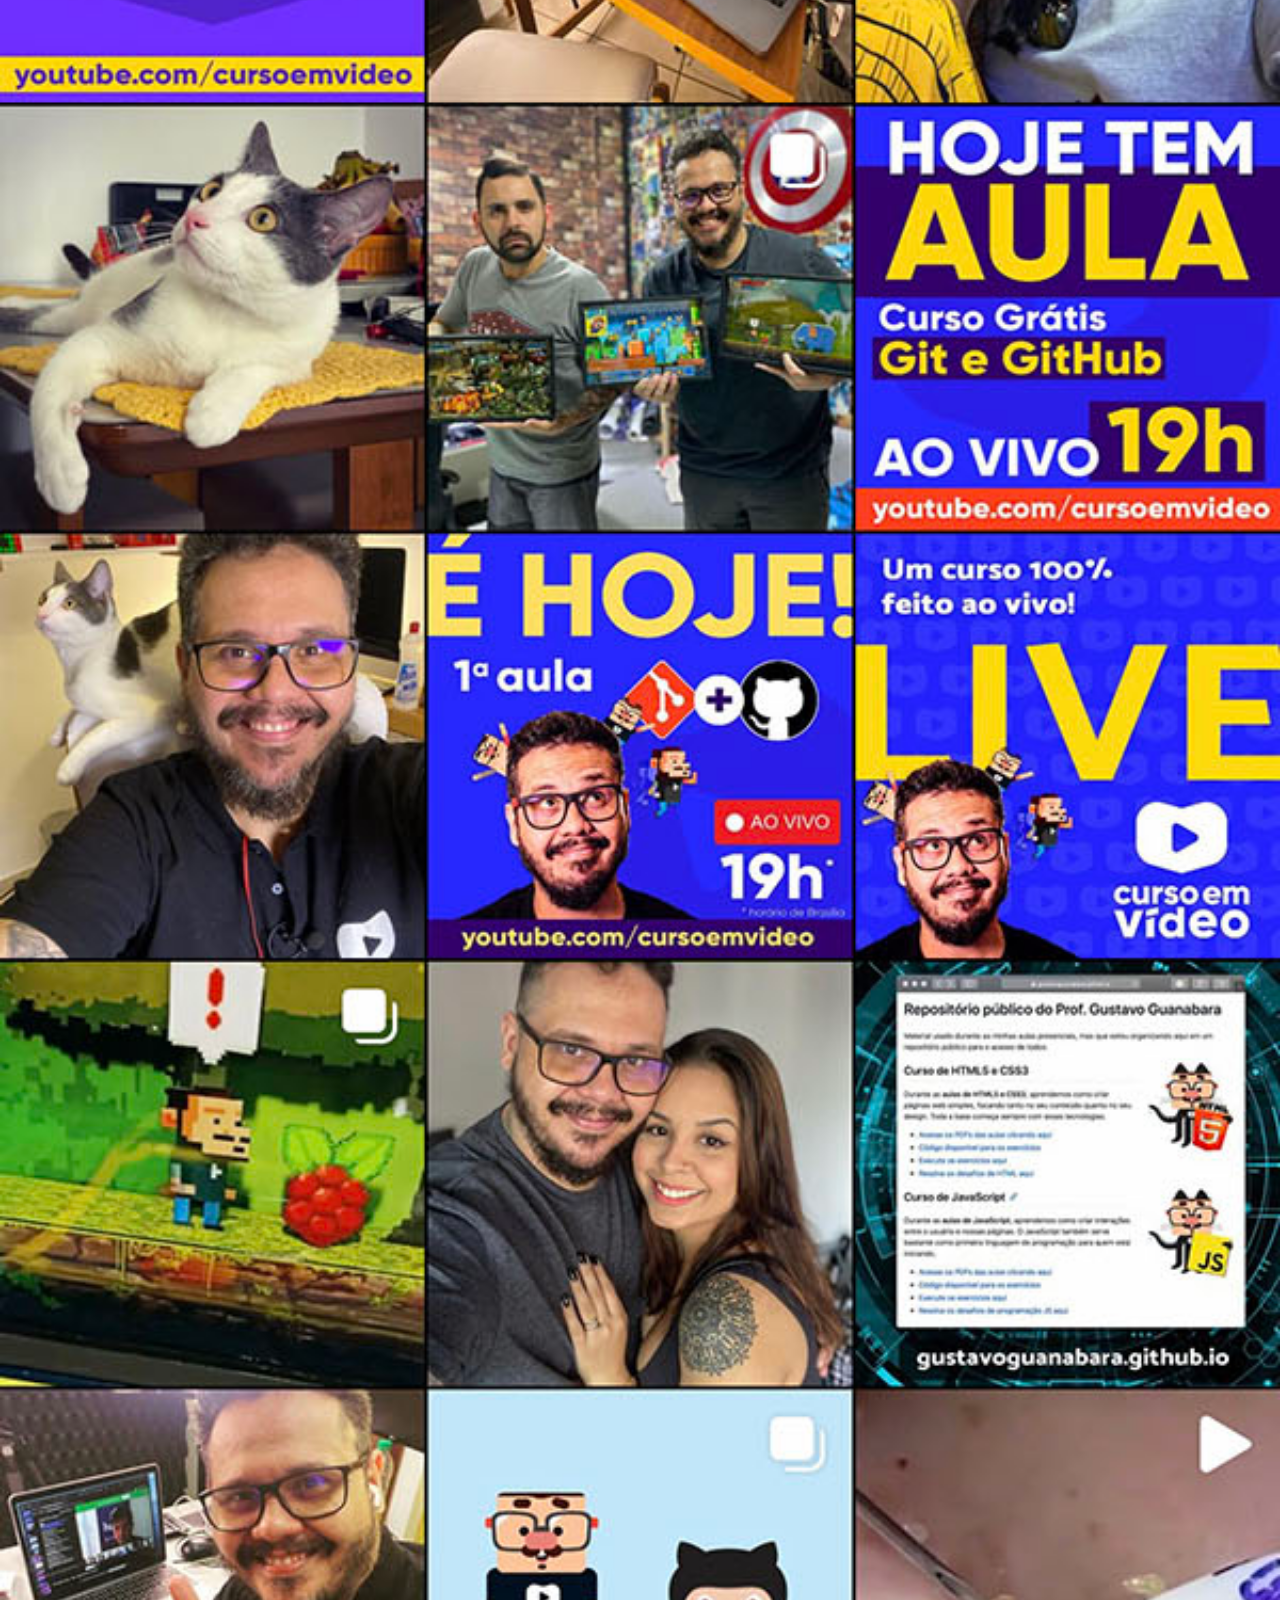
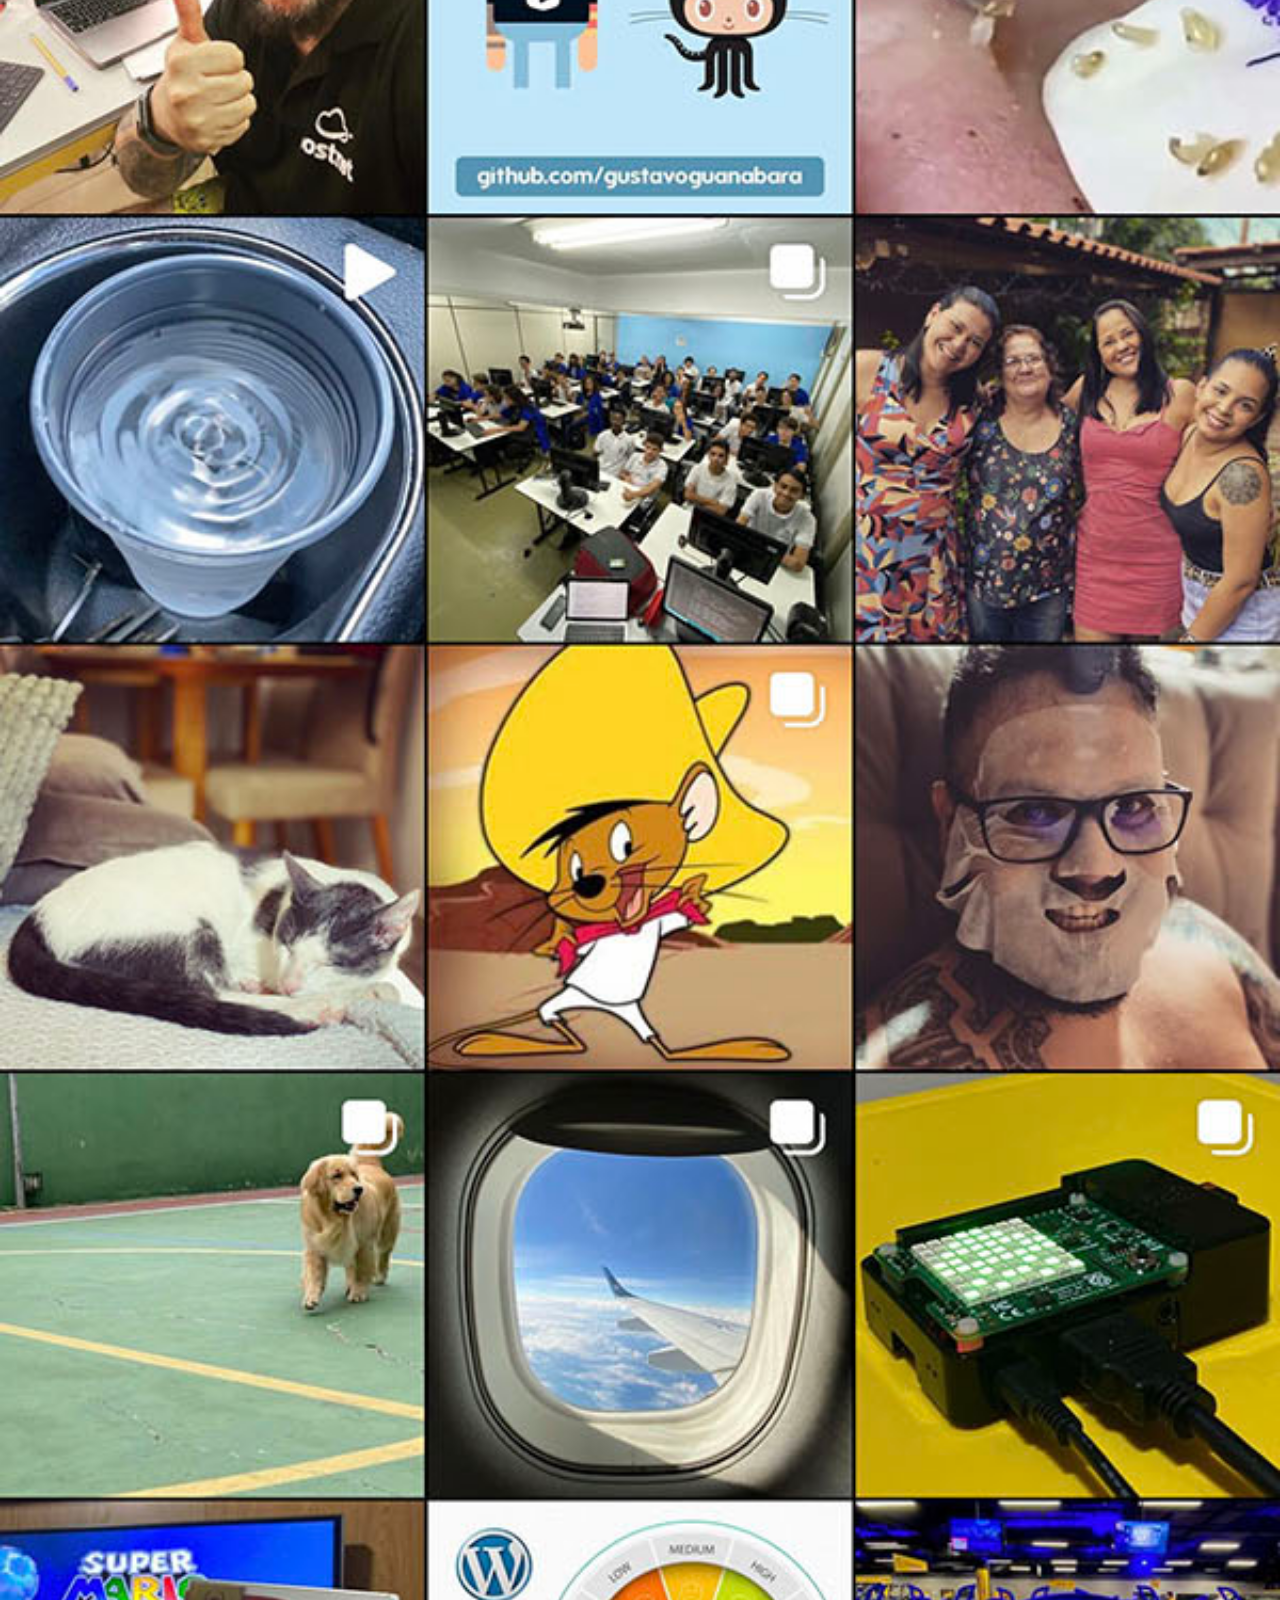
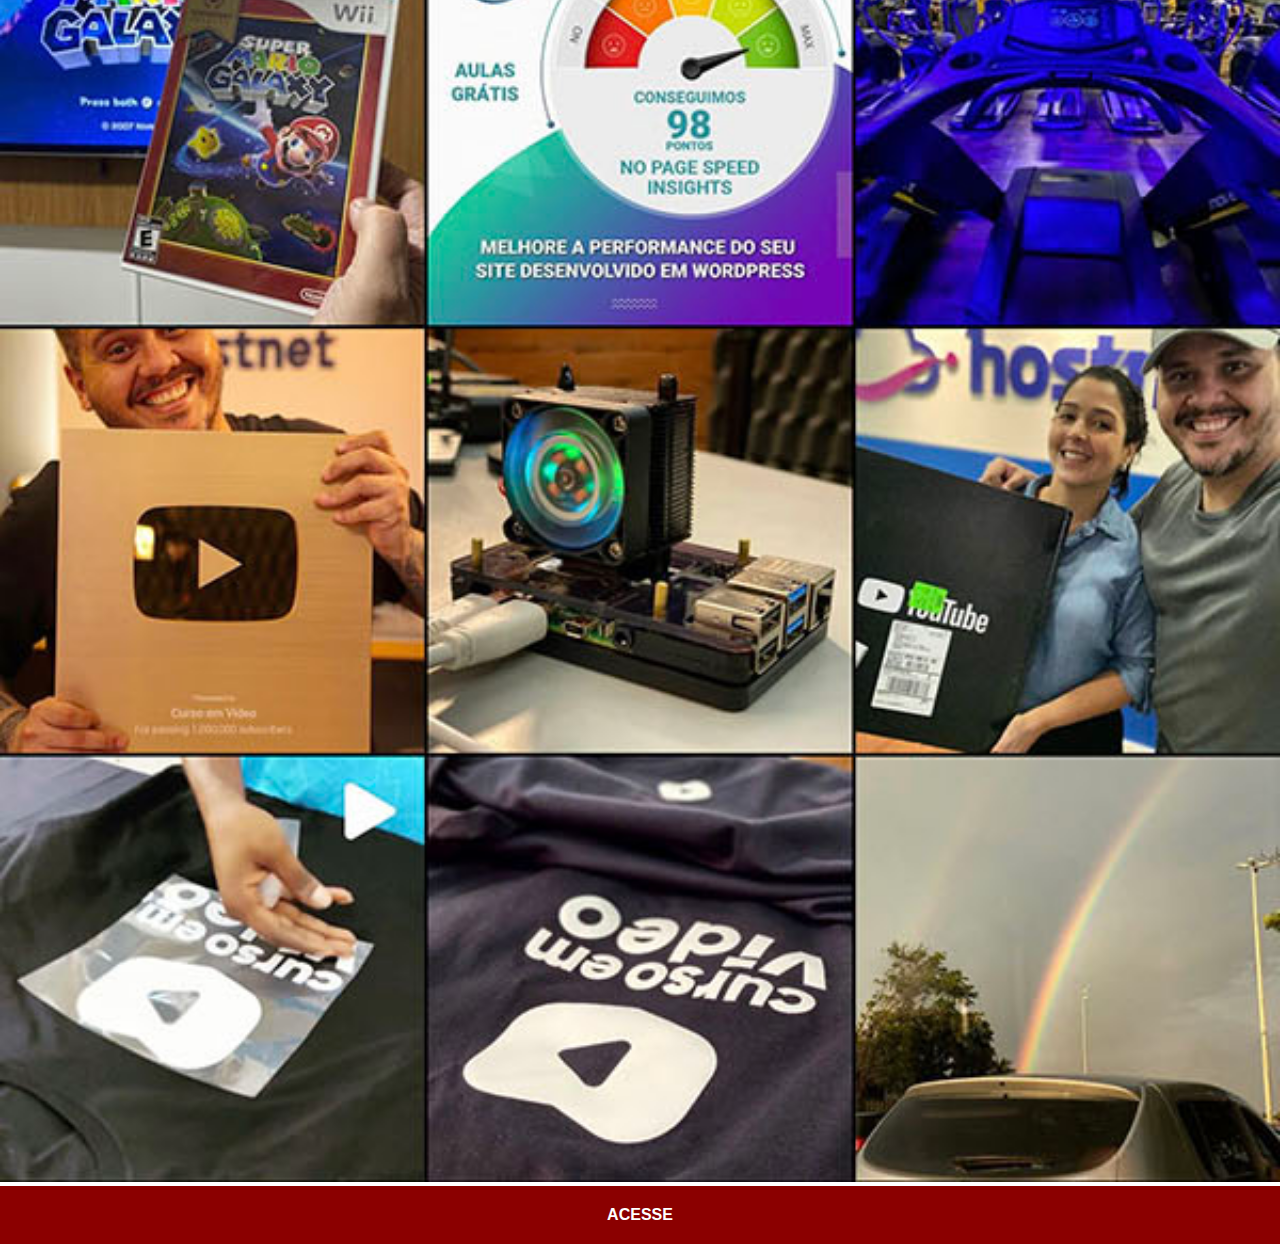
<file: instagram.html>
<!DOCTYPE html>
<html lang="pt-br">
<head>
    <meta charset="UTF-8">
    <meta http-equiv="X-UA-Compatible" content="IE=edge">
    <meta name="viewport" content="width=device-width, initial-scale=1.0">
    <title>Instagram</title>
    <link rel="stylesheet" href="estilos/social.css">
</head>
<body>
    <img src="imagens/tela-instagram.jpg" alt="">
    <a href="https://www.instagram.com/gustavoguanabara/" target="_blank">ACESSE</a>
</body>
</html>
</file>
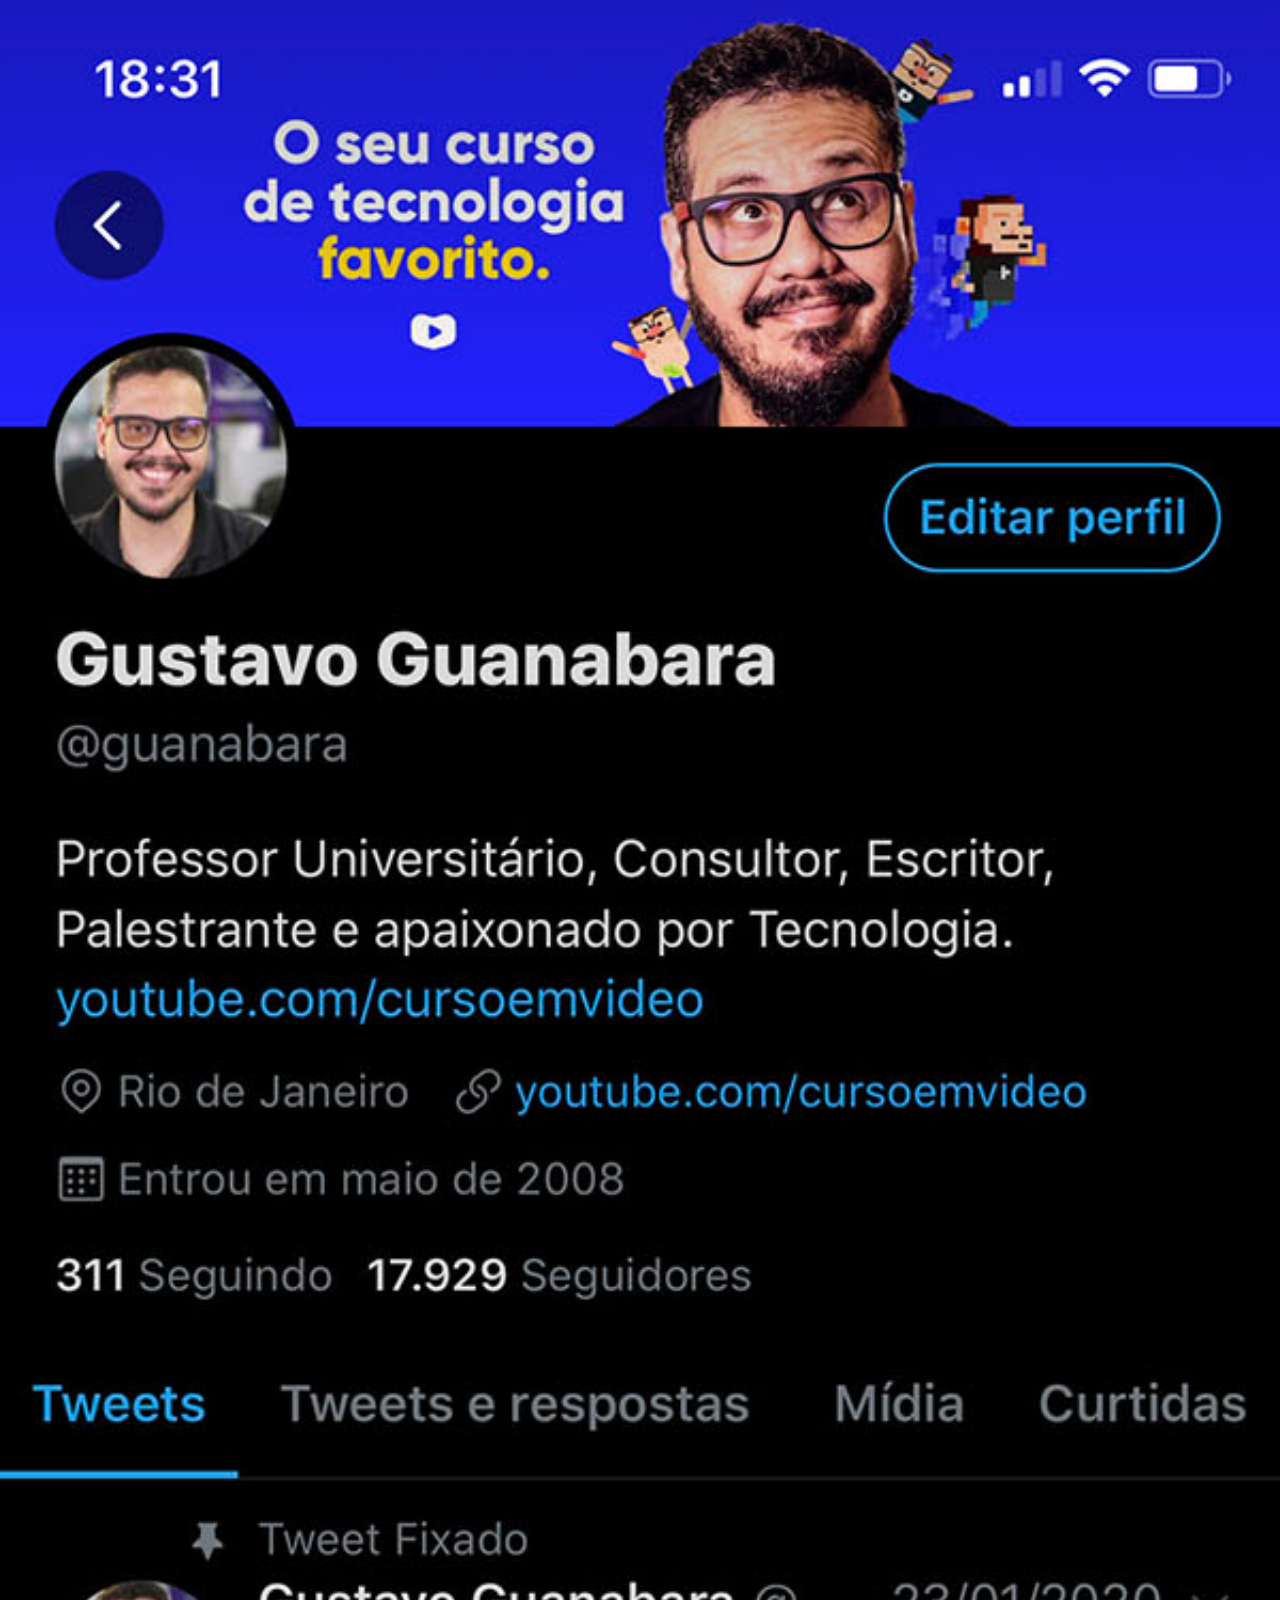
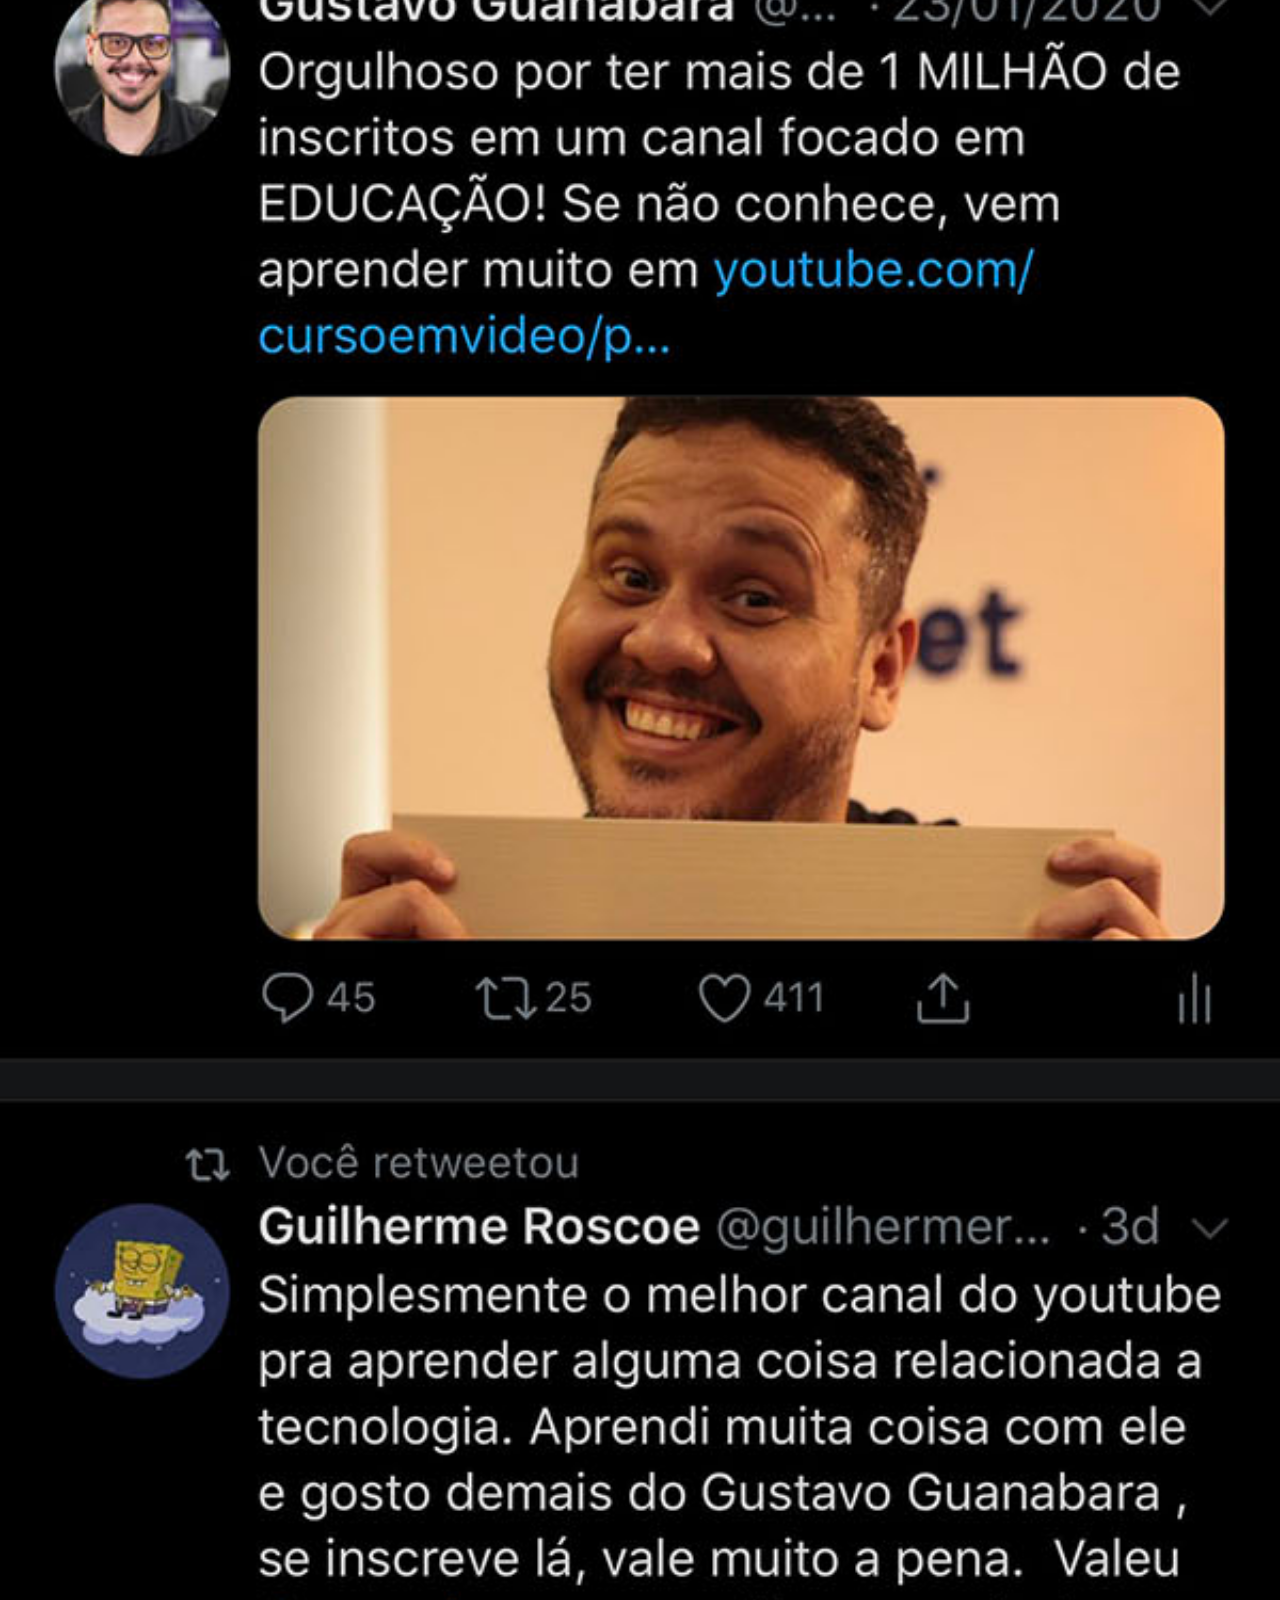
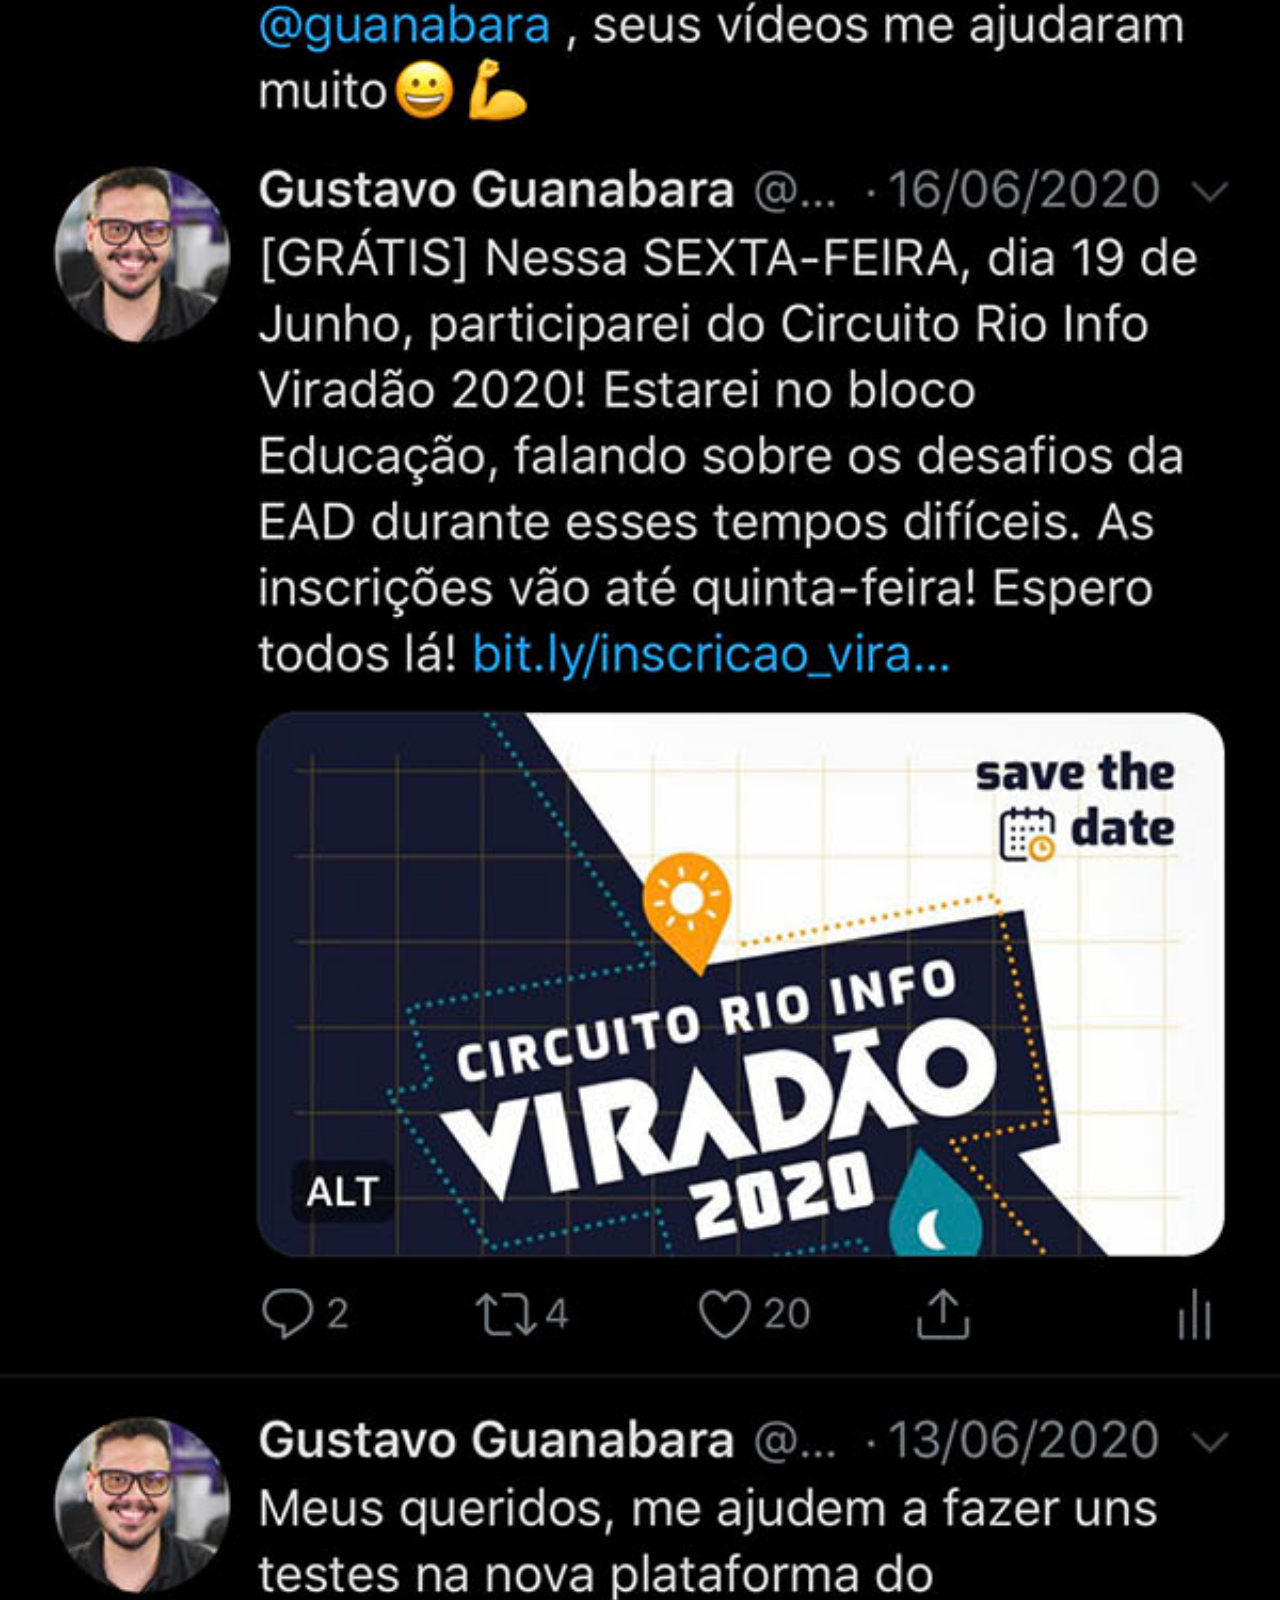
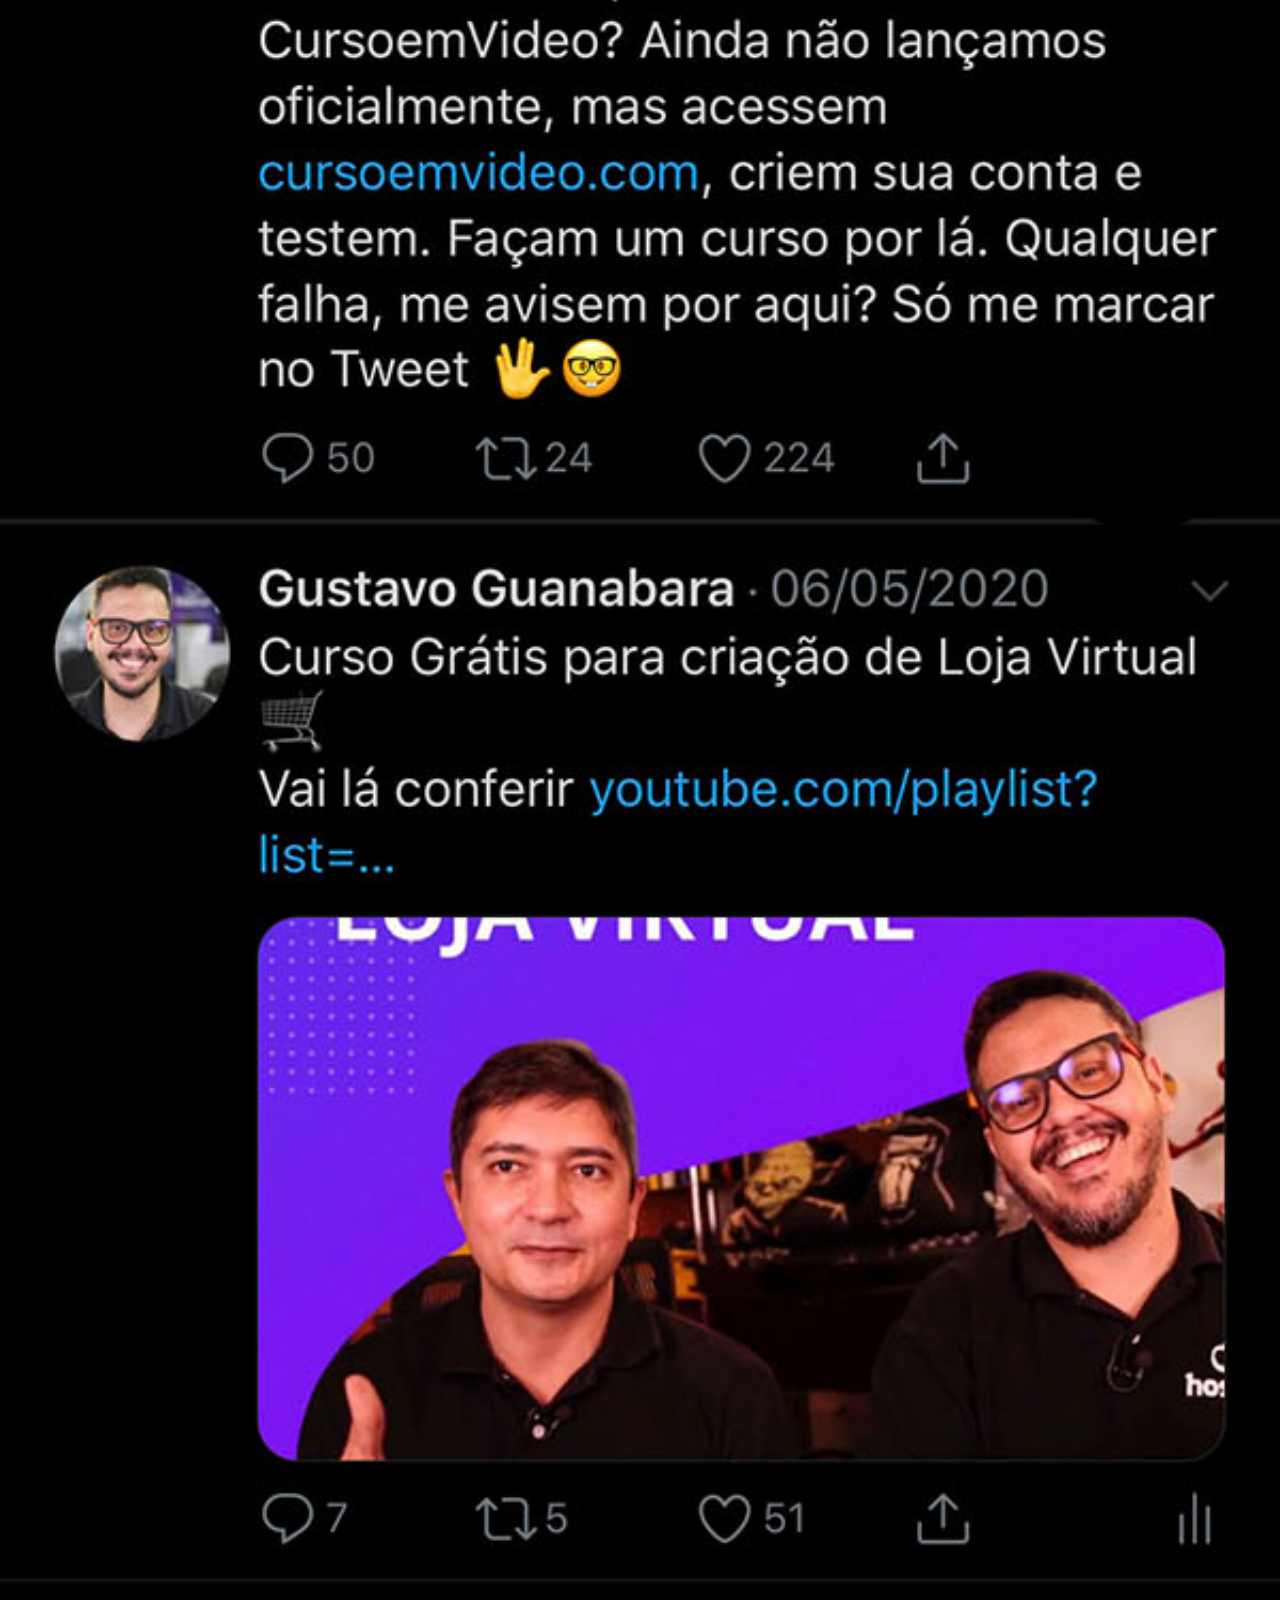
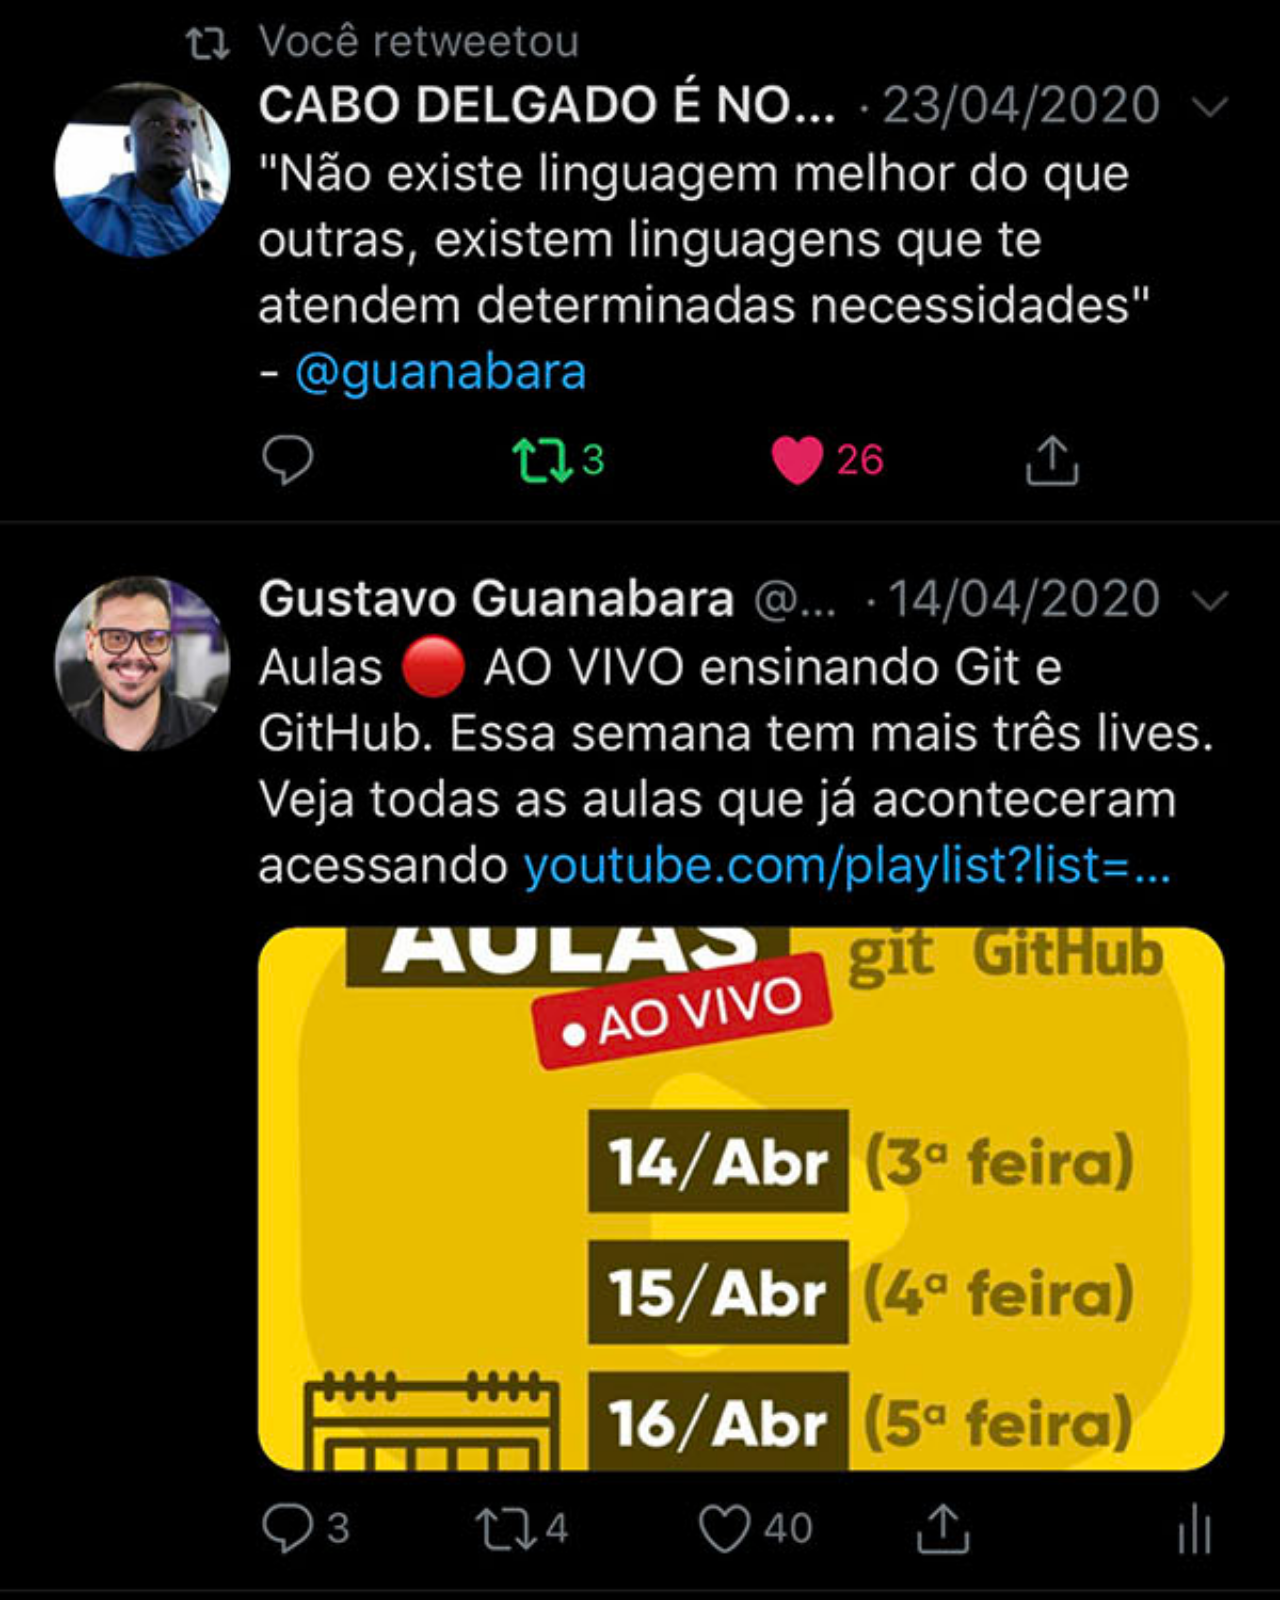
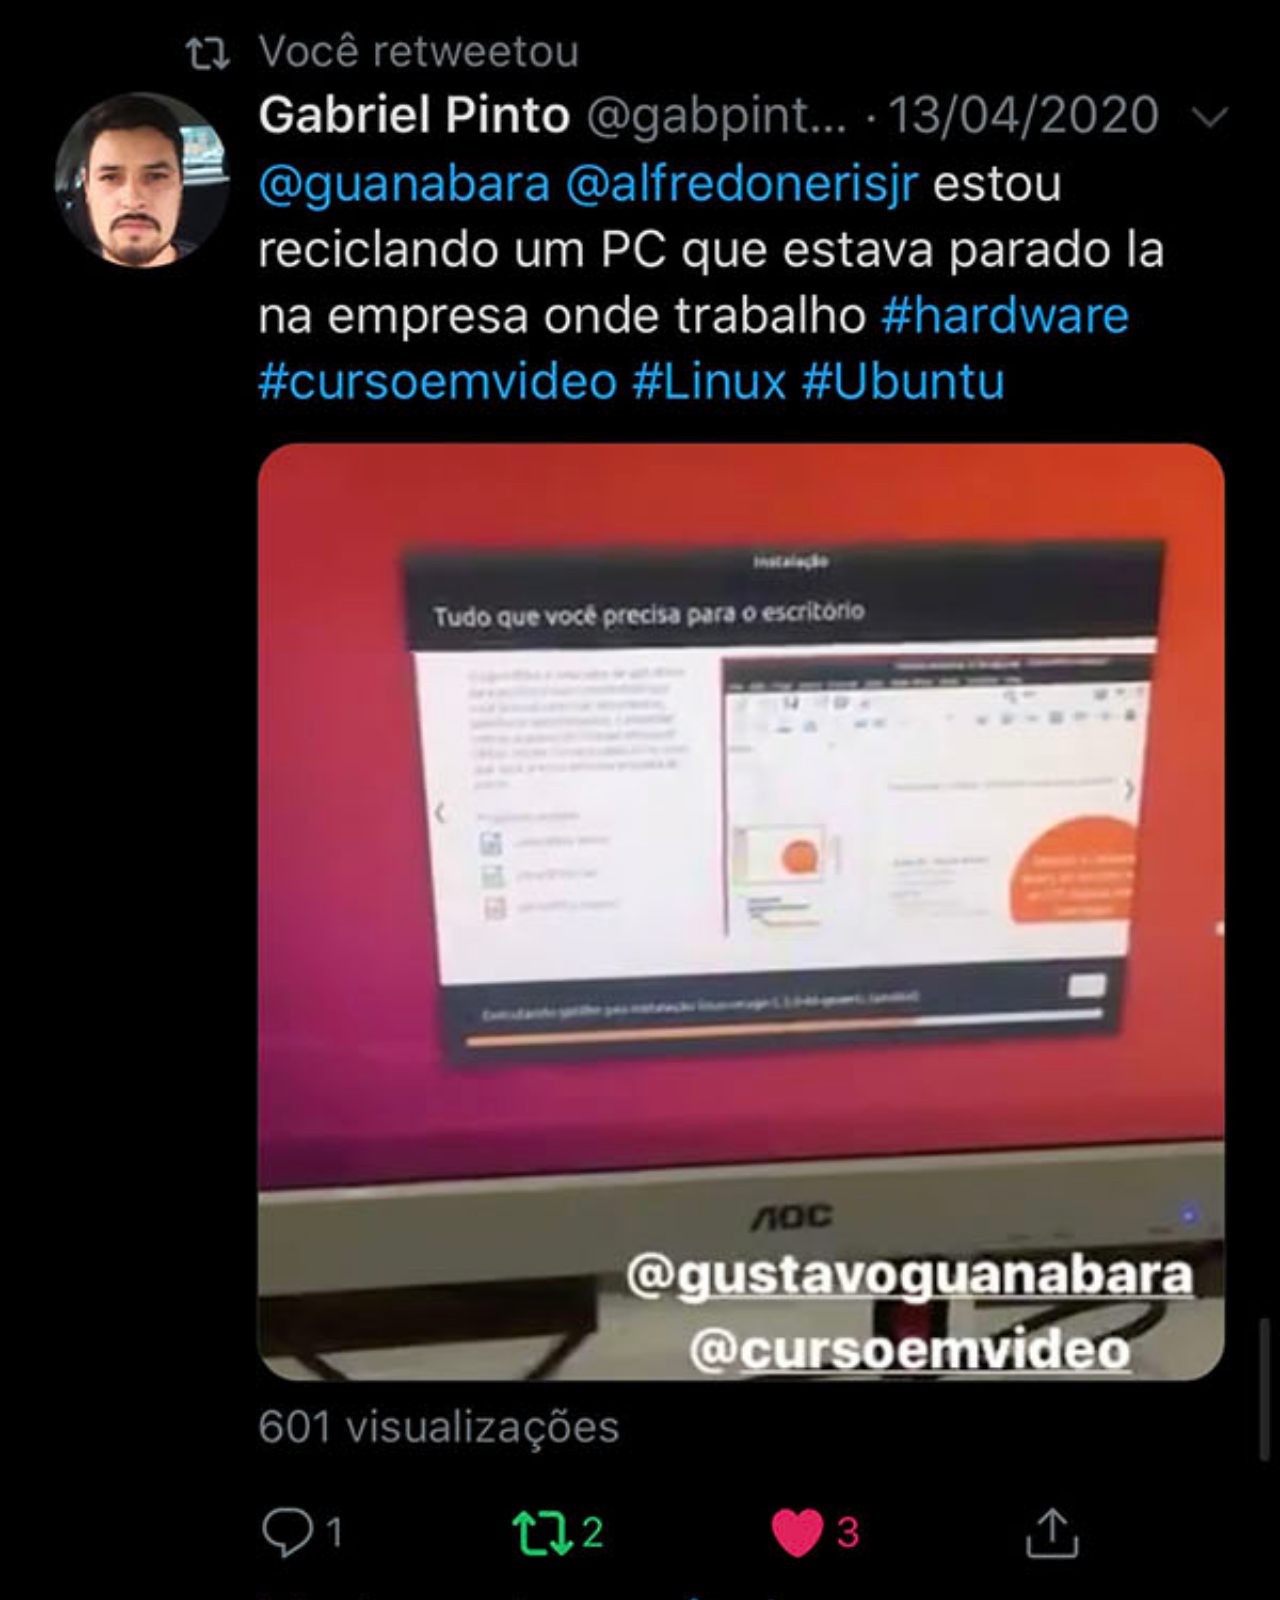
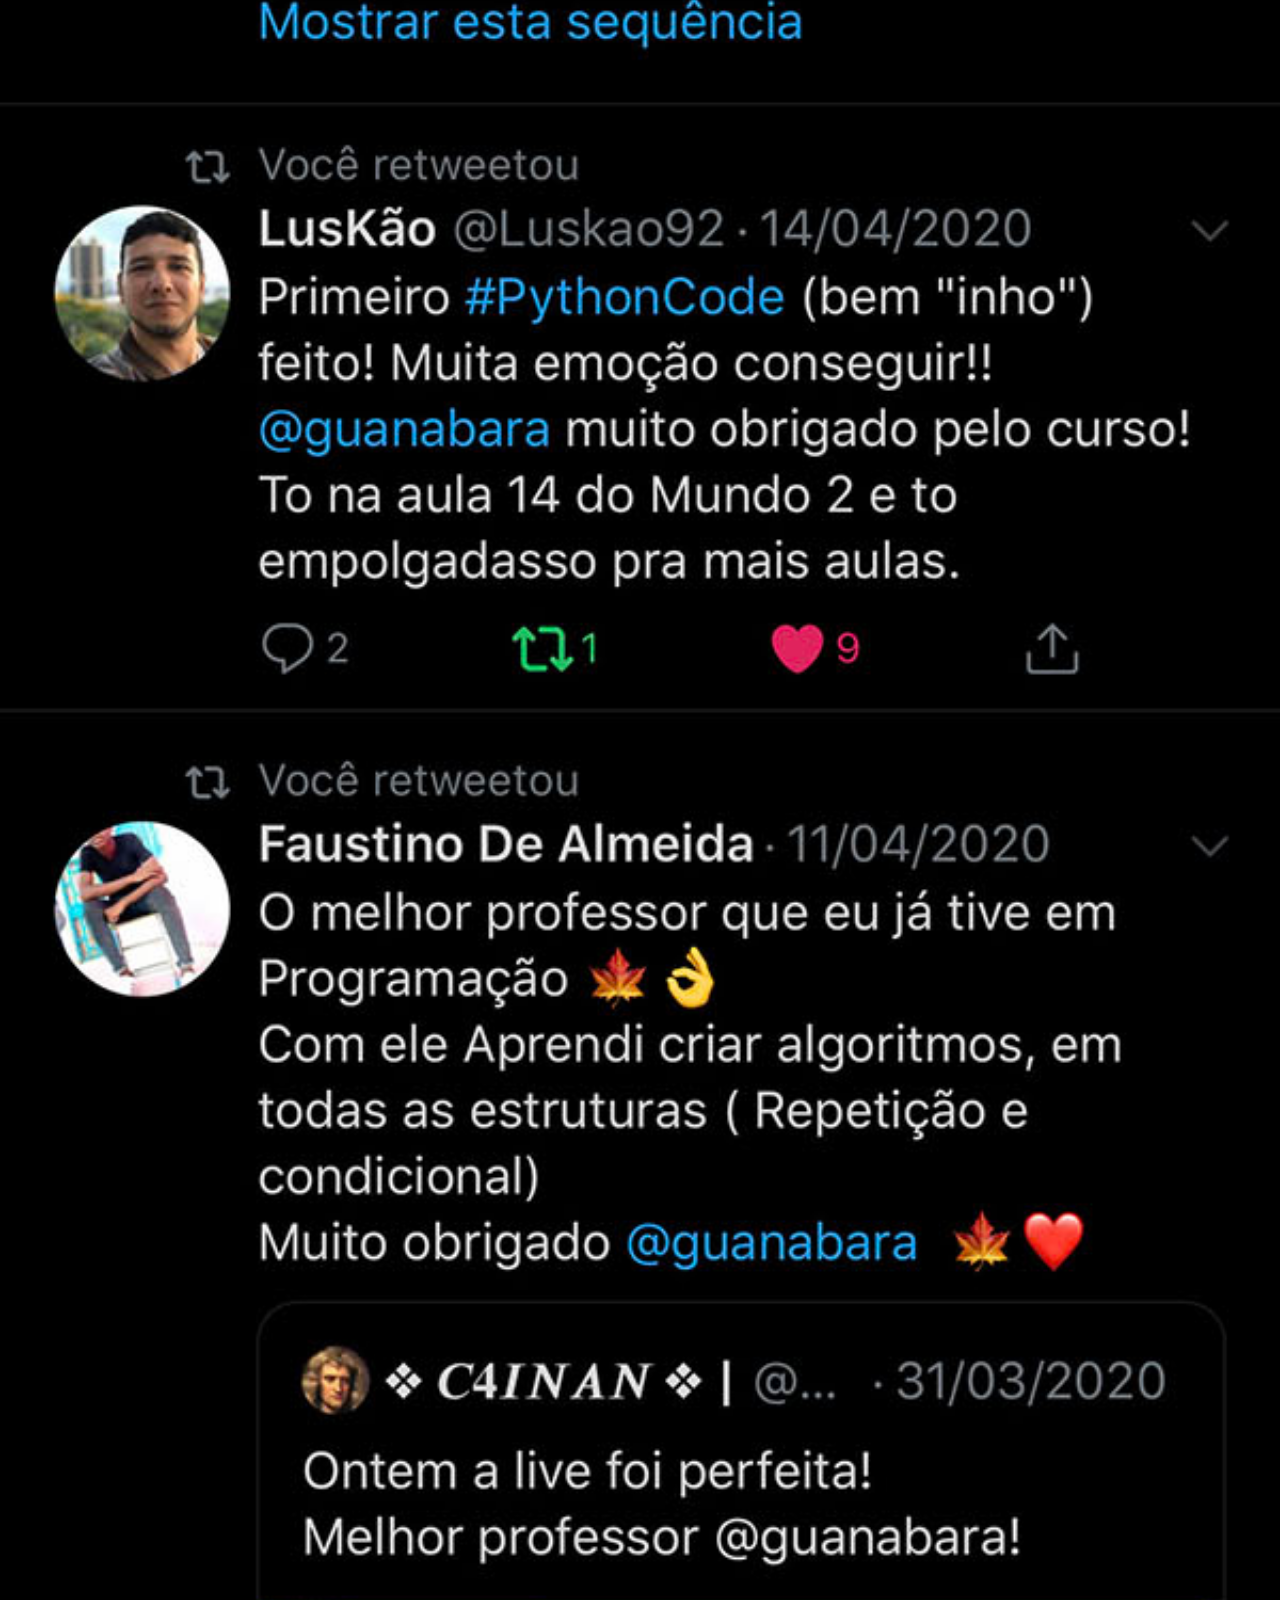
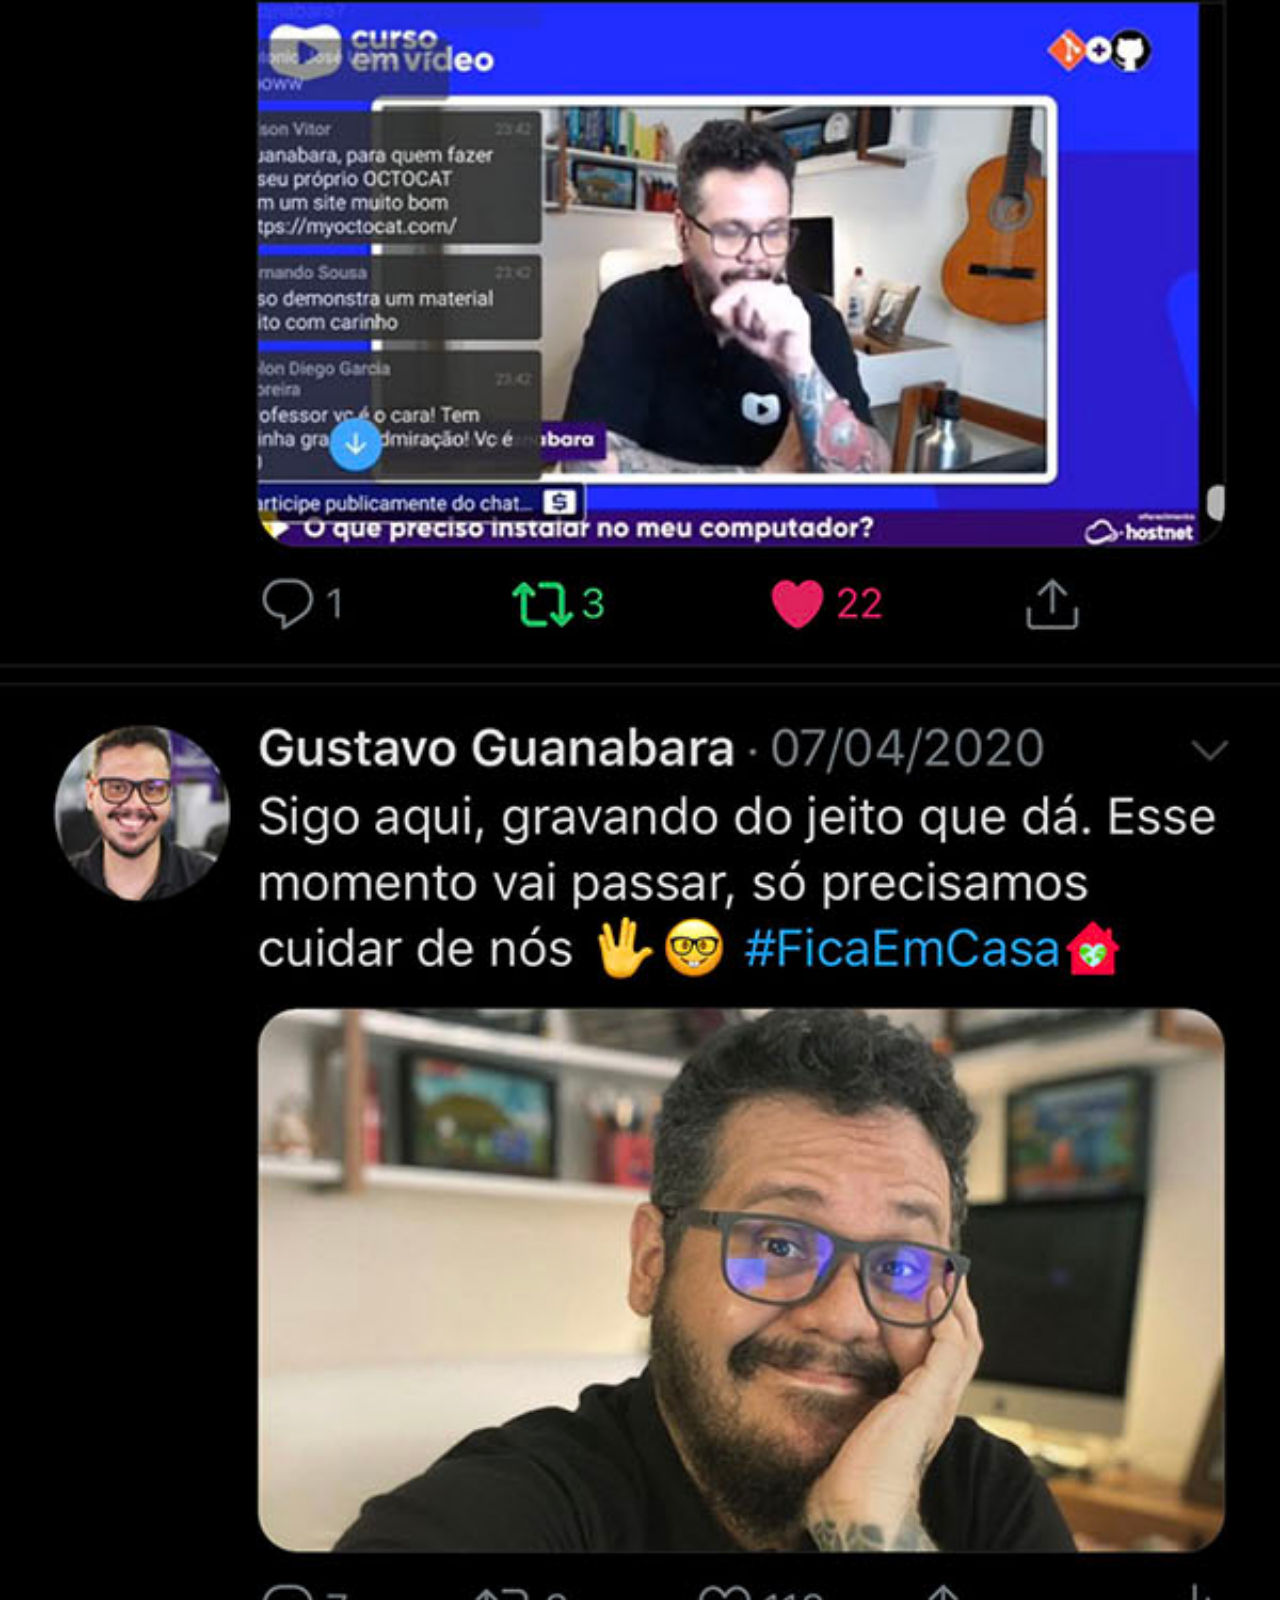
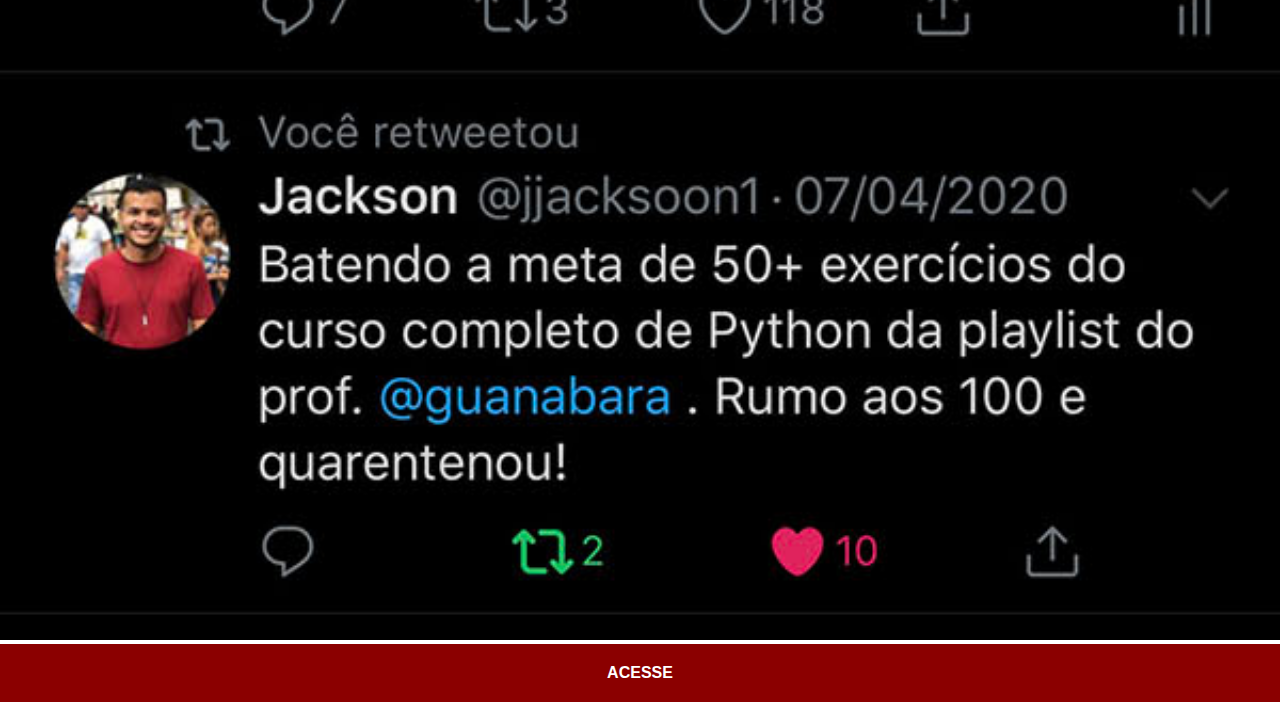
<file: twitter.html>
<!DOCTYPE html>
<html lang="pt-br">
<head>
    <meta charset="UTF-8">
    <meta http-equiv="X-UA-Compatible" content="IE=edge">
    <meta name="viewport" content="width=device-width, initial-scale=1.0">
    <title>Twitter</title>
    <link rel="stylesheet" href="estilos/social.css">
</head>
<body>
    <img src="imagens/tela-twitter.jpg" alt="">
    <a href="https://twitter.com/guanabara" target="_blank">ACESSE</a>
</body>
</html>
</file>
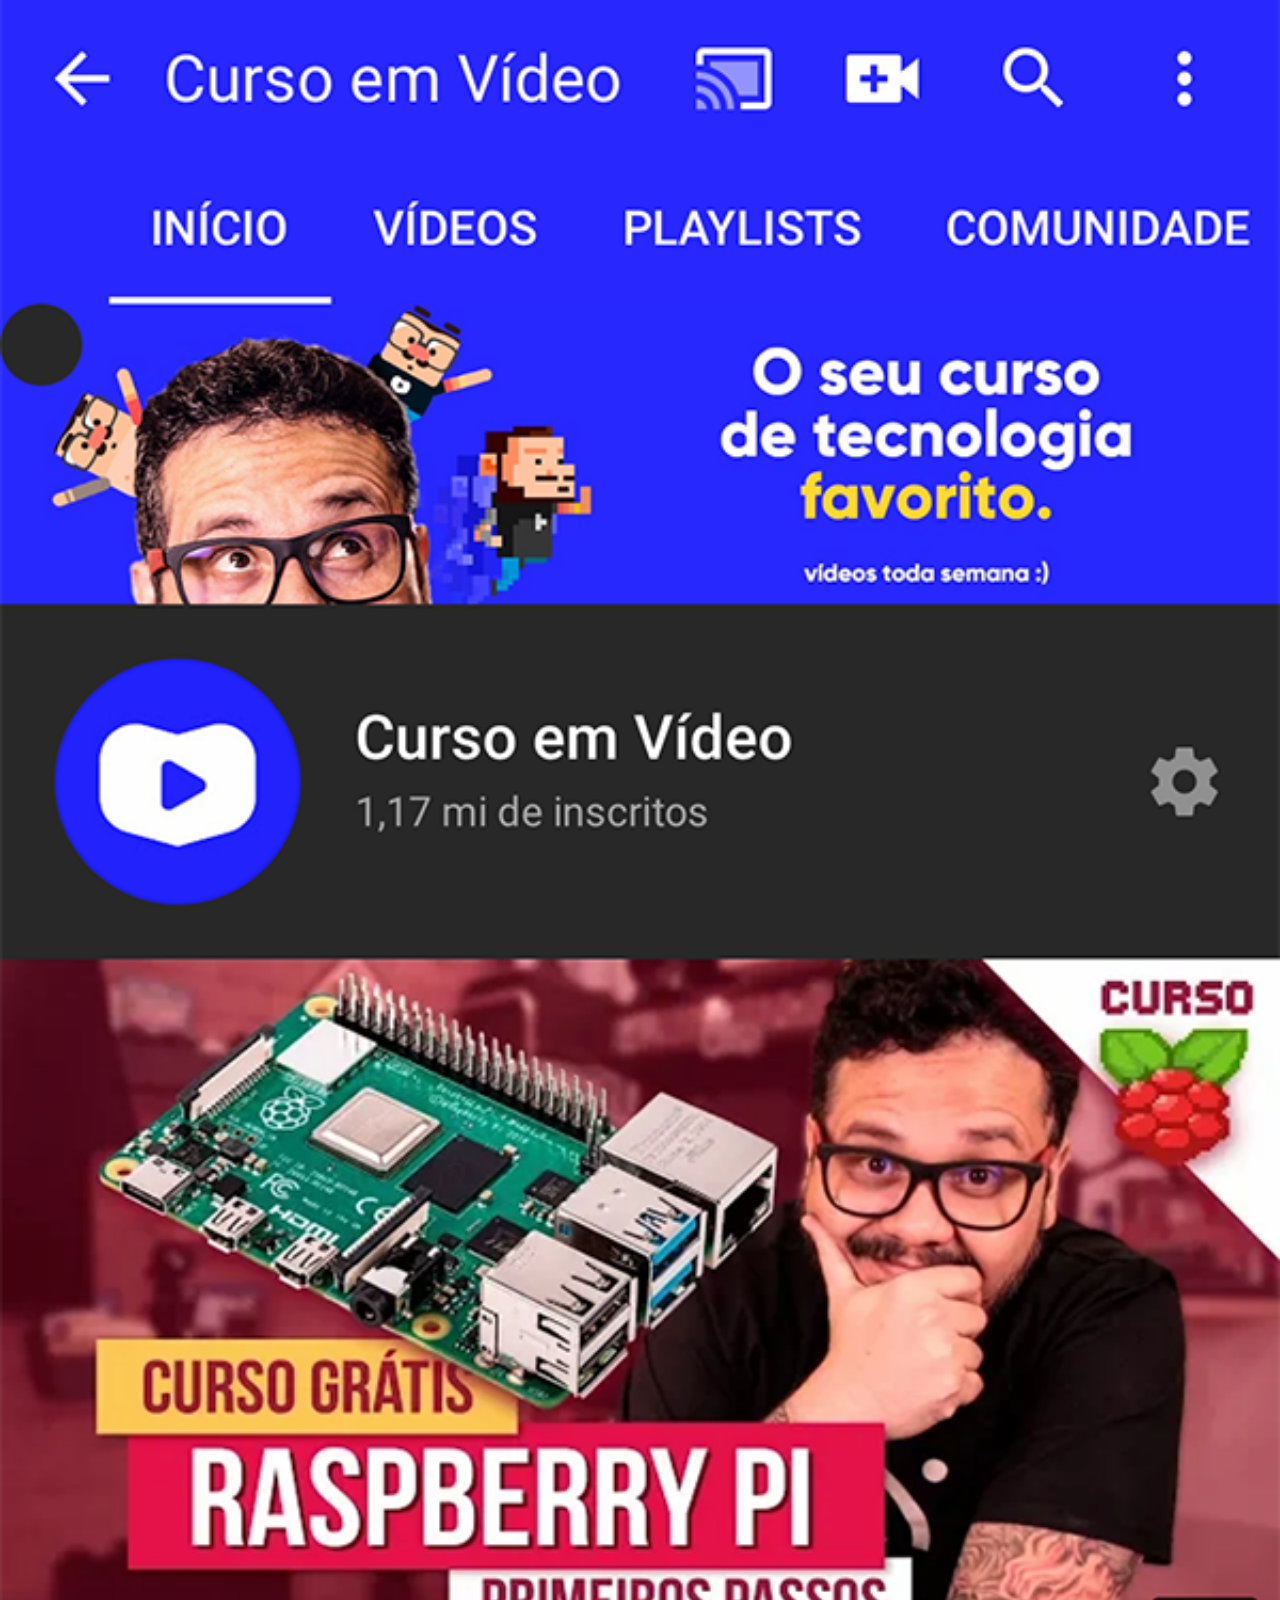
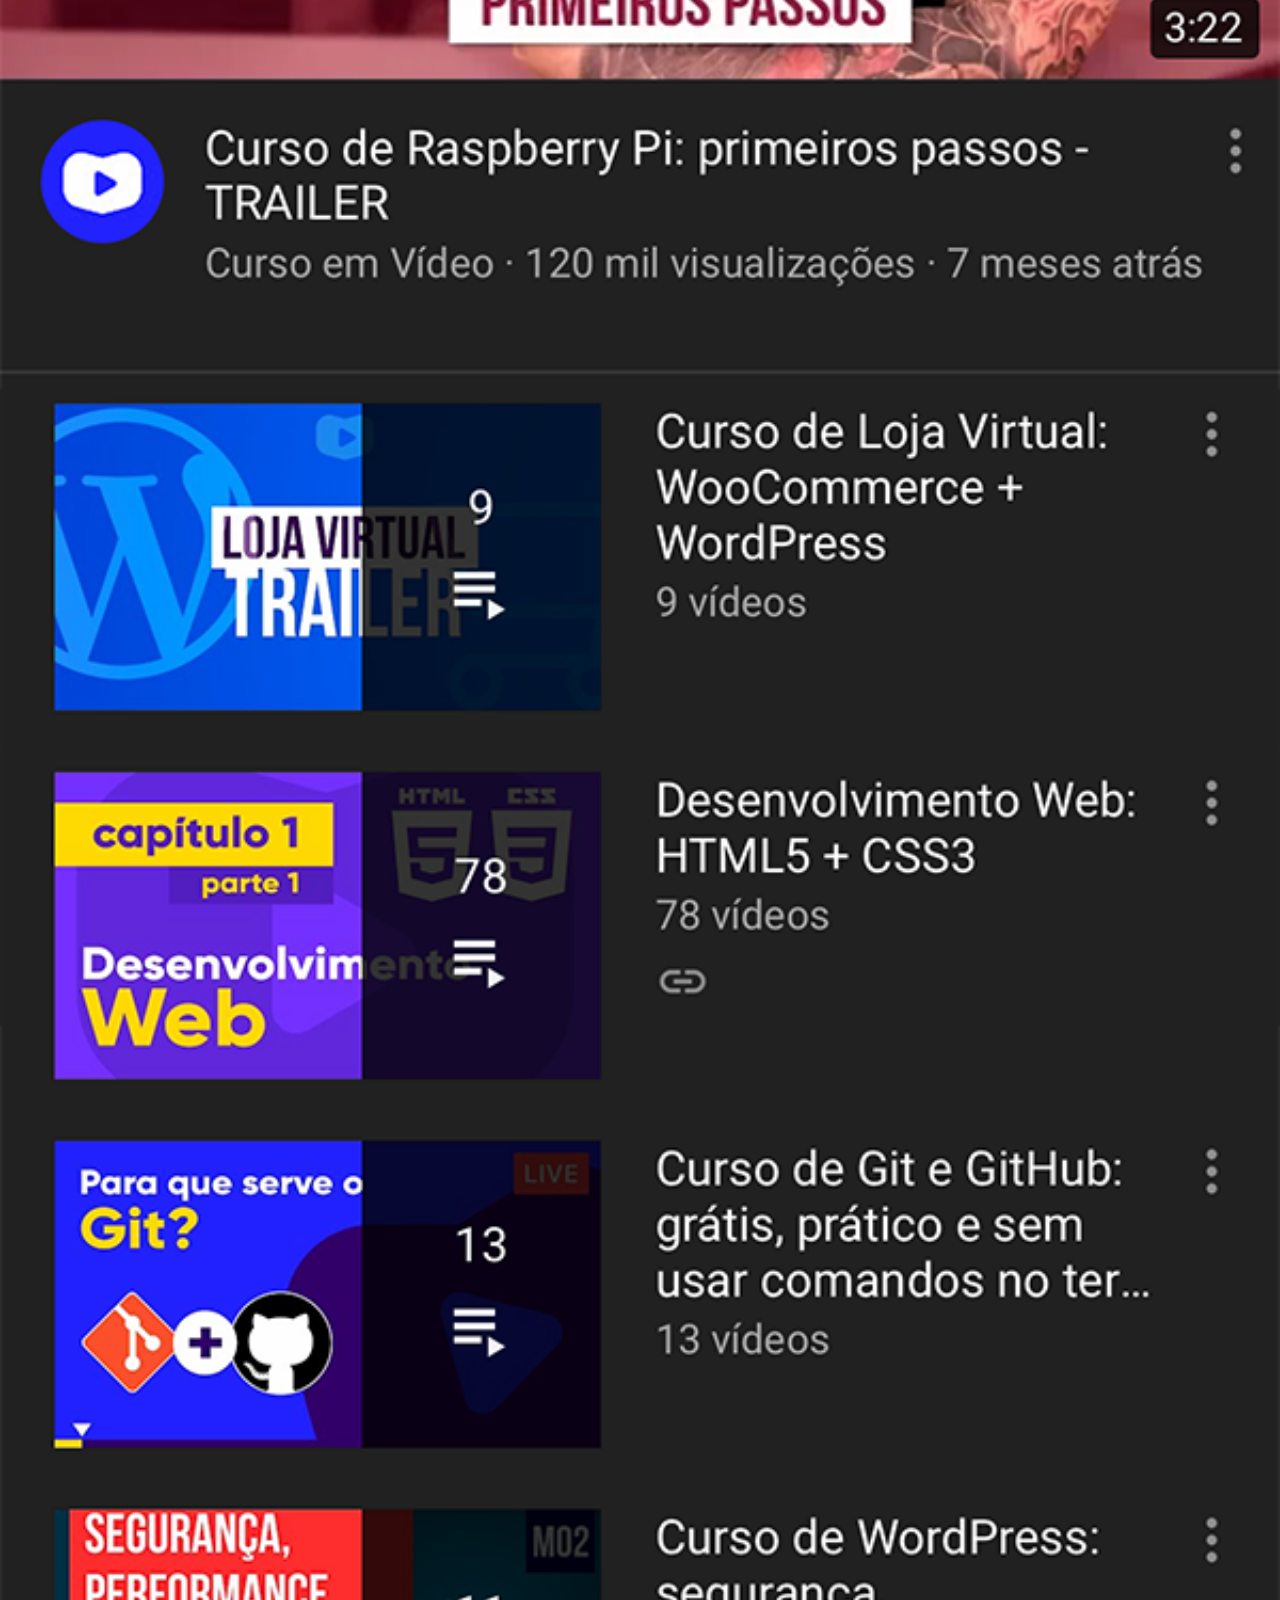
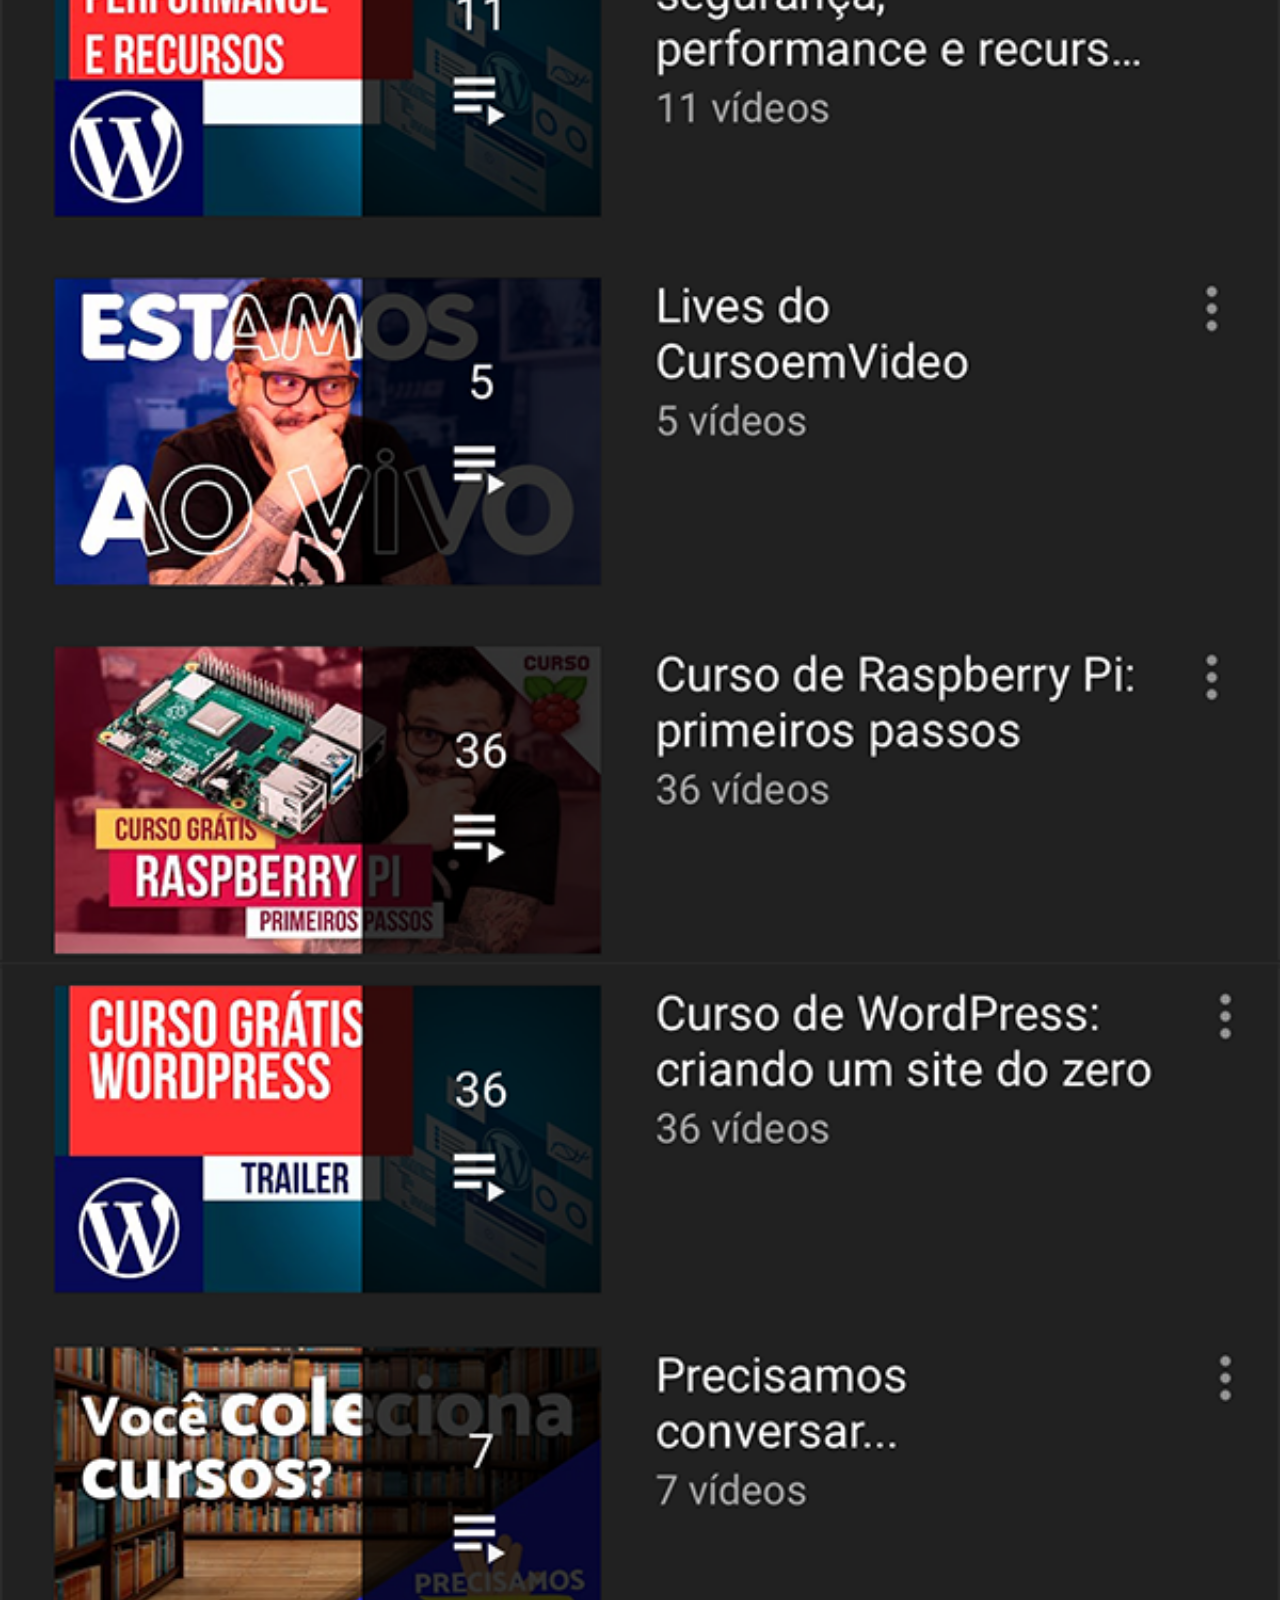
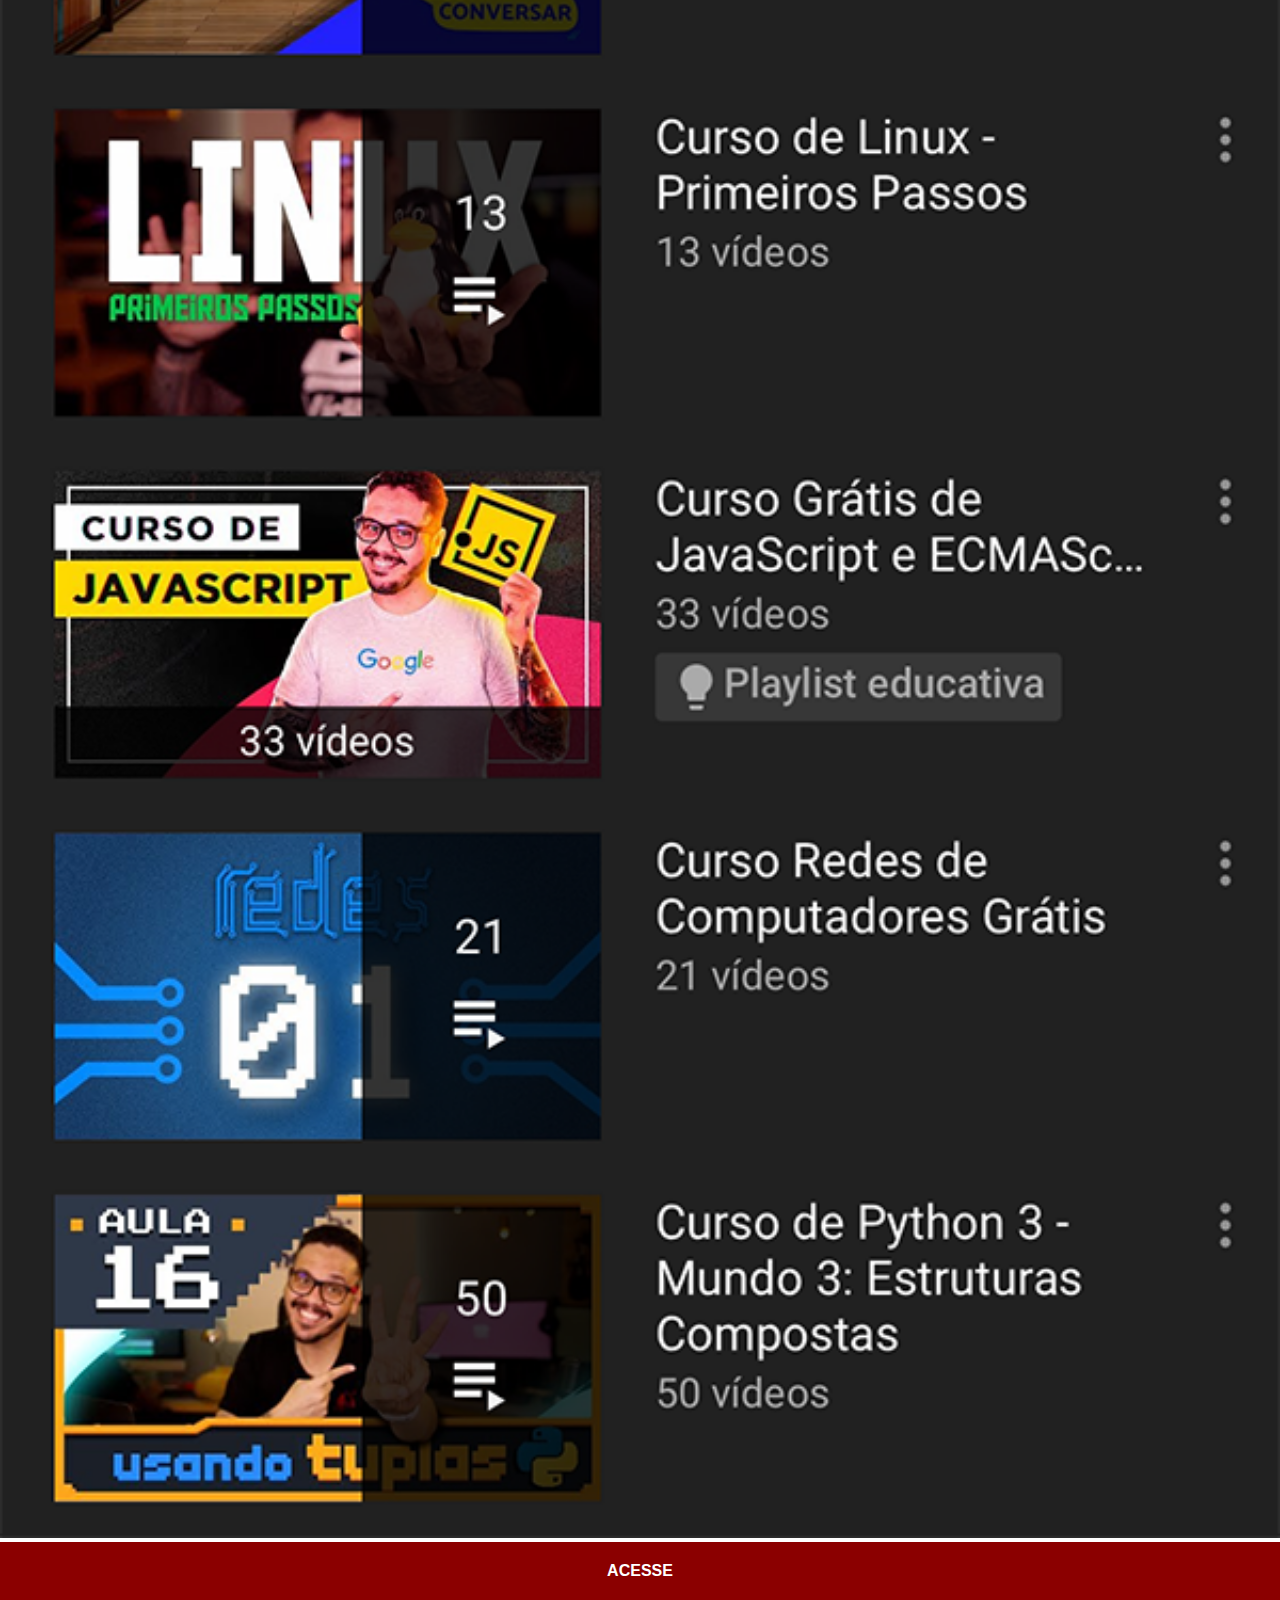
<file: youtube.html>
<!DOCTYPE html>
<html lang="pt-br">
<head>
    <meta charset="UTF-8">
    <meta http-equiv="X-UA-Compatible" content="IE=edge">
    <meta name="viewport" content="width=device-width, initial-scale=1.0">
    <title>YouTube</title>
    <link rel="stylesheet" href="estilos/social.css">
</head>
<body>
    <img src="imagens/tela-youtube.png" alt="YouTube">
    <a href="https://www.youtube.com/c/CursoemV%C3%ADdeo" target="_blank">ACESSE</a>
</body>
</html>
</file>
<file: estilos/social.css>
@charset "UTF-8";

* {
    margin: 0px;
    padding: 0px;
    font-family: Arial, Helvetica, sans-serif;
}

::-webkit-scrollbar {
    width: 0px;
    height: 0px;
}

img {
    width: 100vw;
}

a {
    display: block;
    background-color: darkred;
    padding: 20px;
    text-align: center;
    font-weight: bolder;
    text-decoration: none;
    color: white;
}
a:hover {
    background-color: red;
}
</file>
<file: estilos/style.css>
@charset "UFT-8";

    
* {   /* reset: aplica em toda a página */
    margin: 0;
    padding: 0;
    font-family: Arial, Helvetica, sans-serif;
}

html, body {
    height: 100vh;/*altura total do navegador*/
    width: 100vw; /*largura total do navegador*/
}

body {
    background-image: url(../imagens/fundo-madeira.jpg);
    background-position: top center;
    background-repeat: no-repeat;
    background-size: cover;
    background-attachment: fixed;
}

main {
    position: relative; /*procurar por o position por primeiro*/
    height: 100vh;
}

section#telefone {
    /*ao usar position passa a ser aceito top left...*/
    position: absolute;
    top: 50%;
    left: 50%;
    transform: translate(-50%, -50%);/*centralizando*/
    height: 627px;
    width: 311px;
    background-image: url(../imagens/frame-iphone.png);
    background-repeat: no-repeat;
}

iframe#tela {
    position: relative;
    top: 80px;
    left: 22px;
    height: 472px;
    width: 268px;
}

section#redes-sociais {
    position: relative;
    display: flex;
    flex-direction: column;
    float: right;
}

section#redes-sociais img {
    width: 50px;
    margin: 10px;
    border-radius: 50%;
    box-shadow: 2px 2px 5px rgba(0, 0, 0, 0.633);
    box-sizing: border-box;
   
    
}

section#redes-sociais img:hover {
    border: 2px solid rgba(255, 255, 255, 0.697);
    transform: translate(-3px, -3px);
    box-shadow: 10px 10px 15px rgba(0, 0, 0, 0.633);
    transition: transform .3s, border .6s;
    
}
</file>
